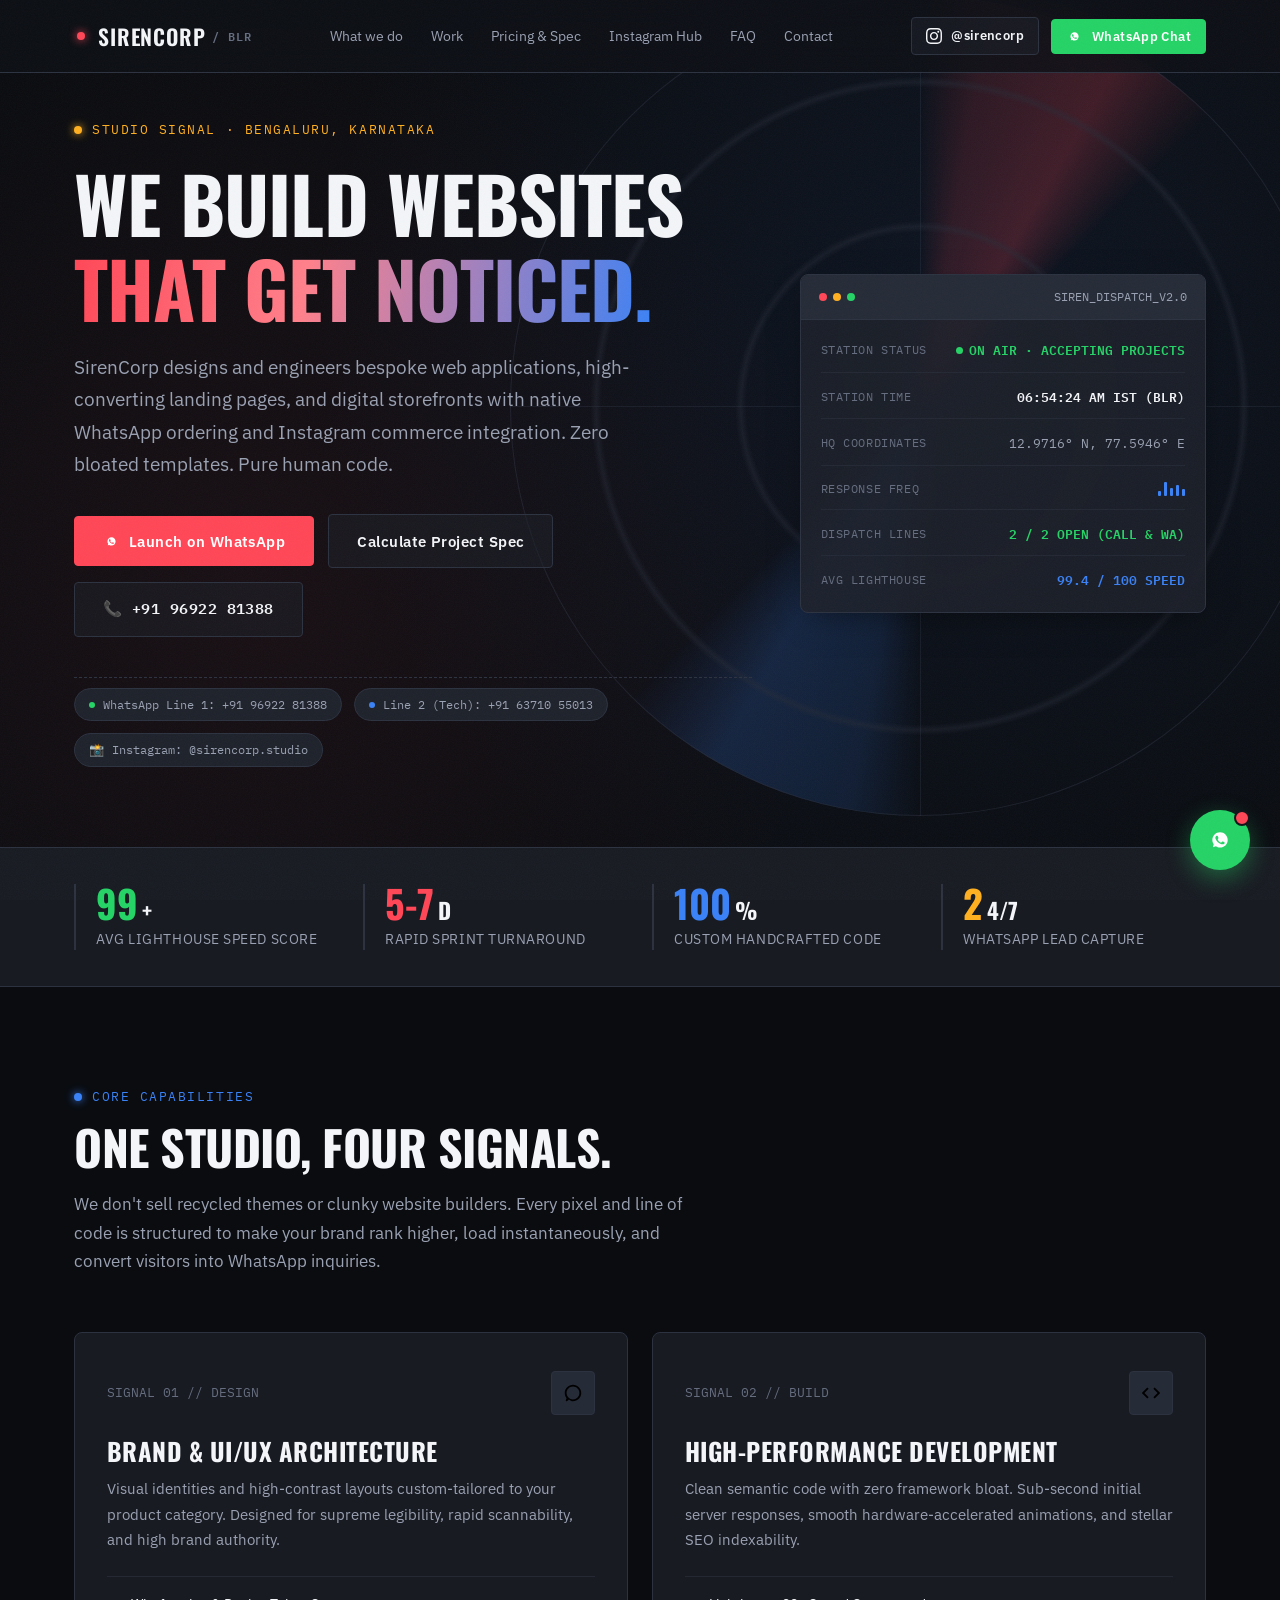
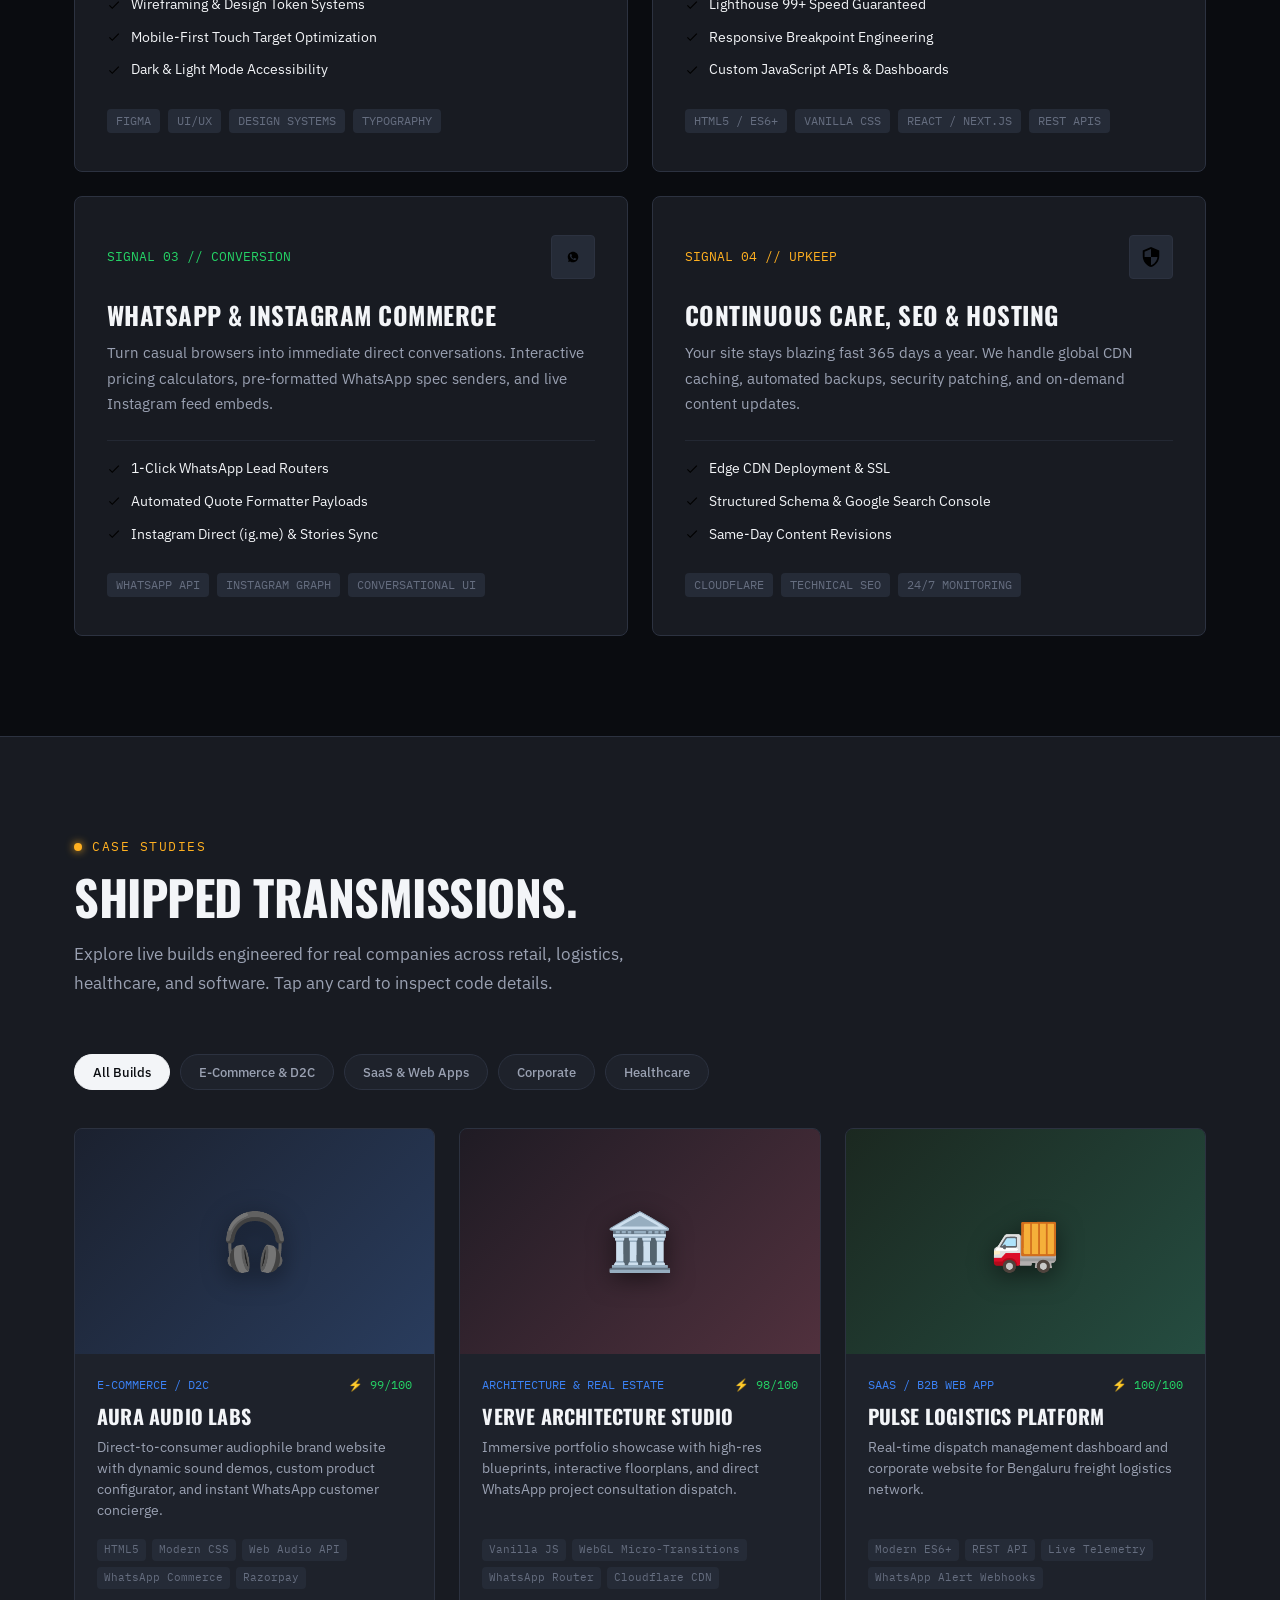
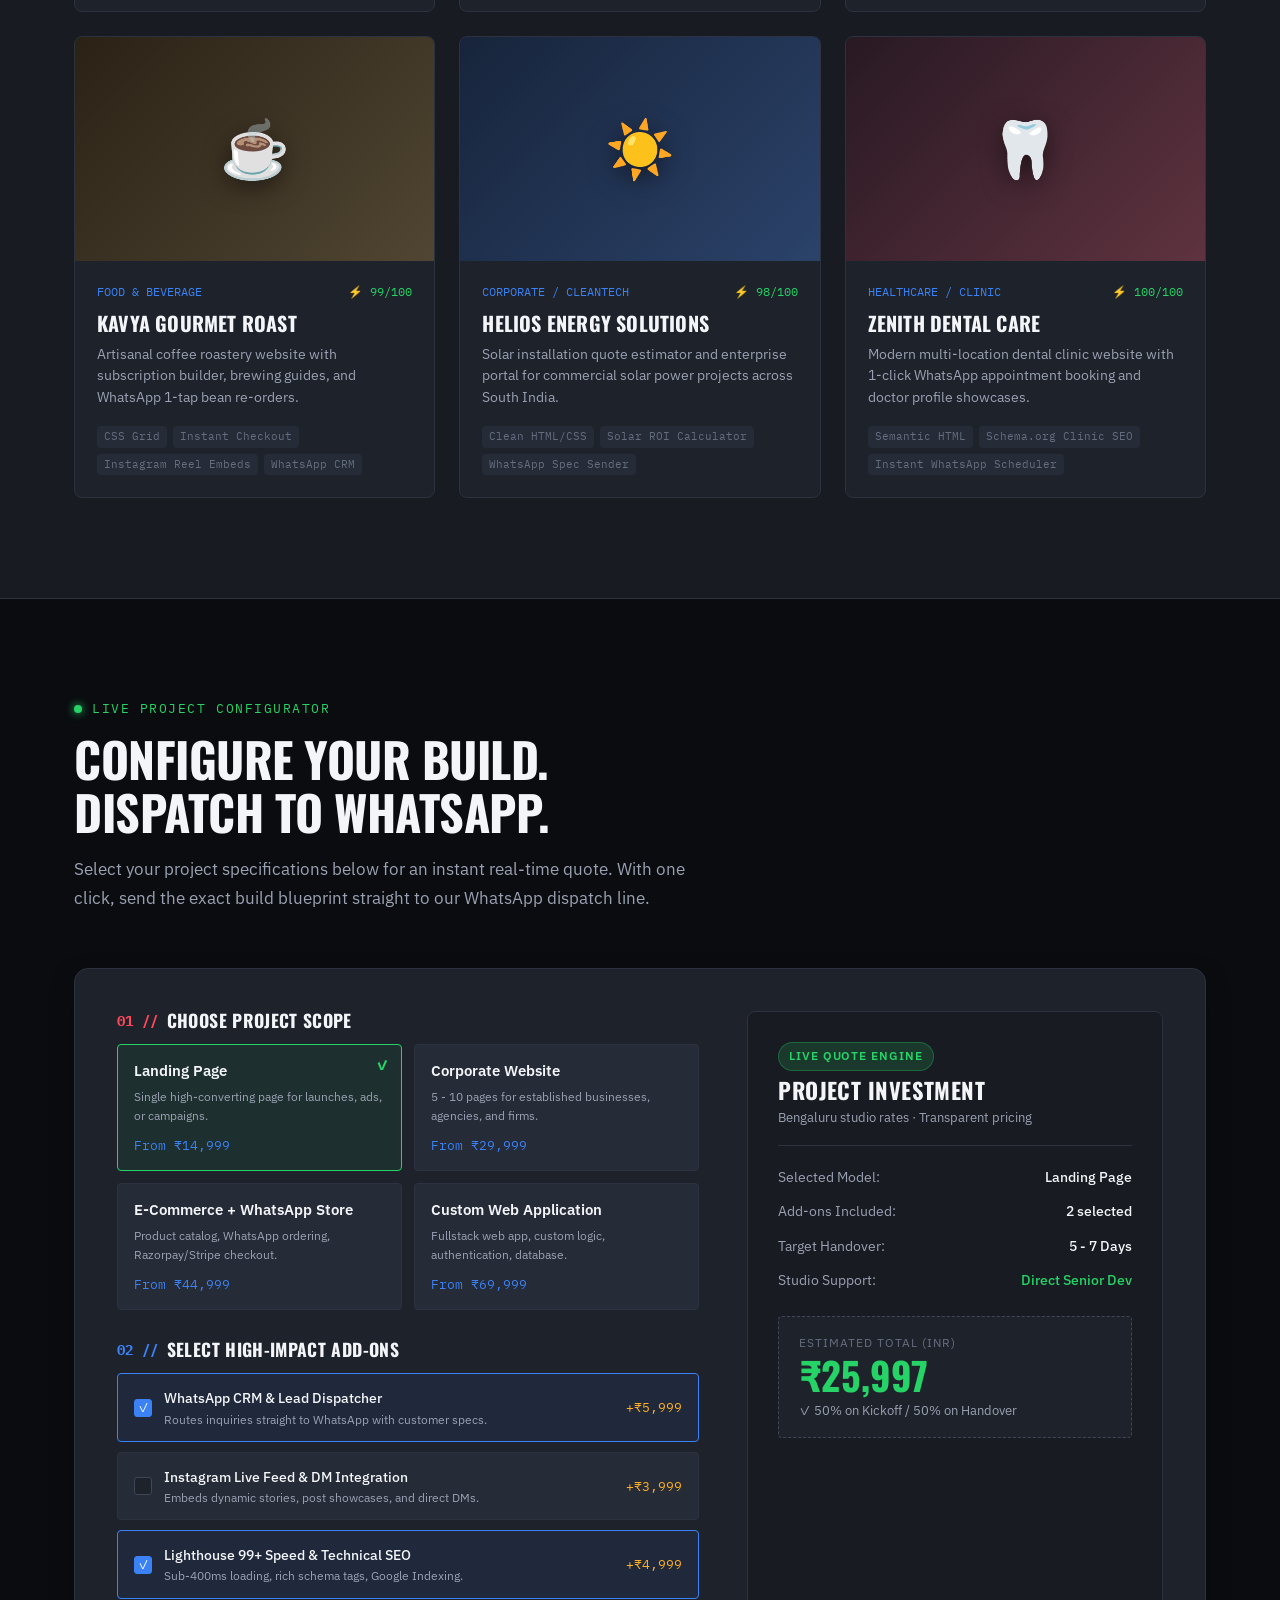
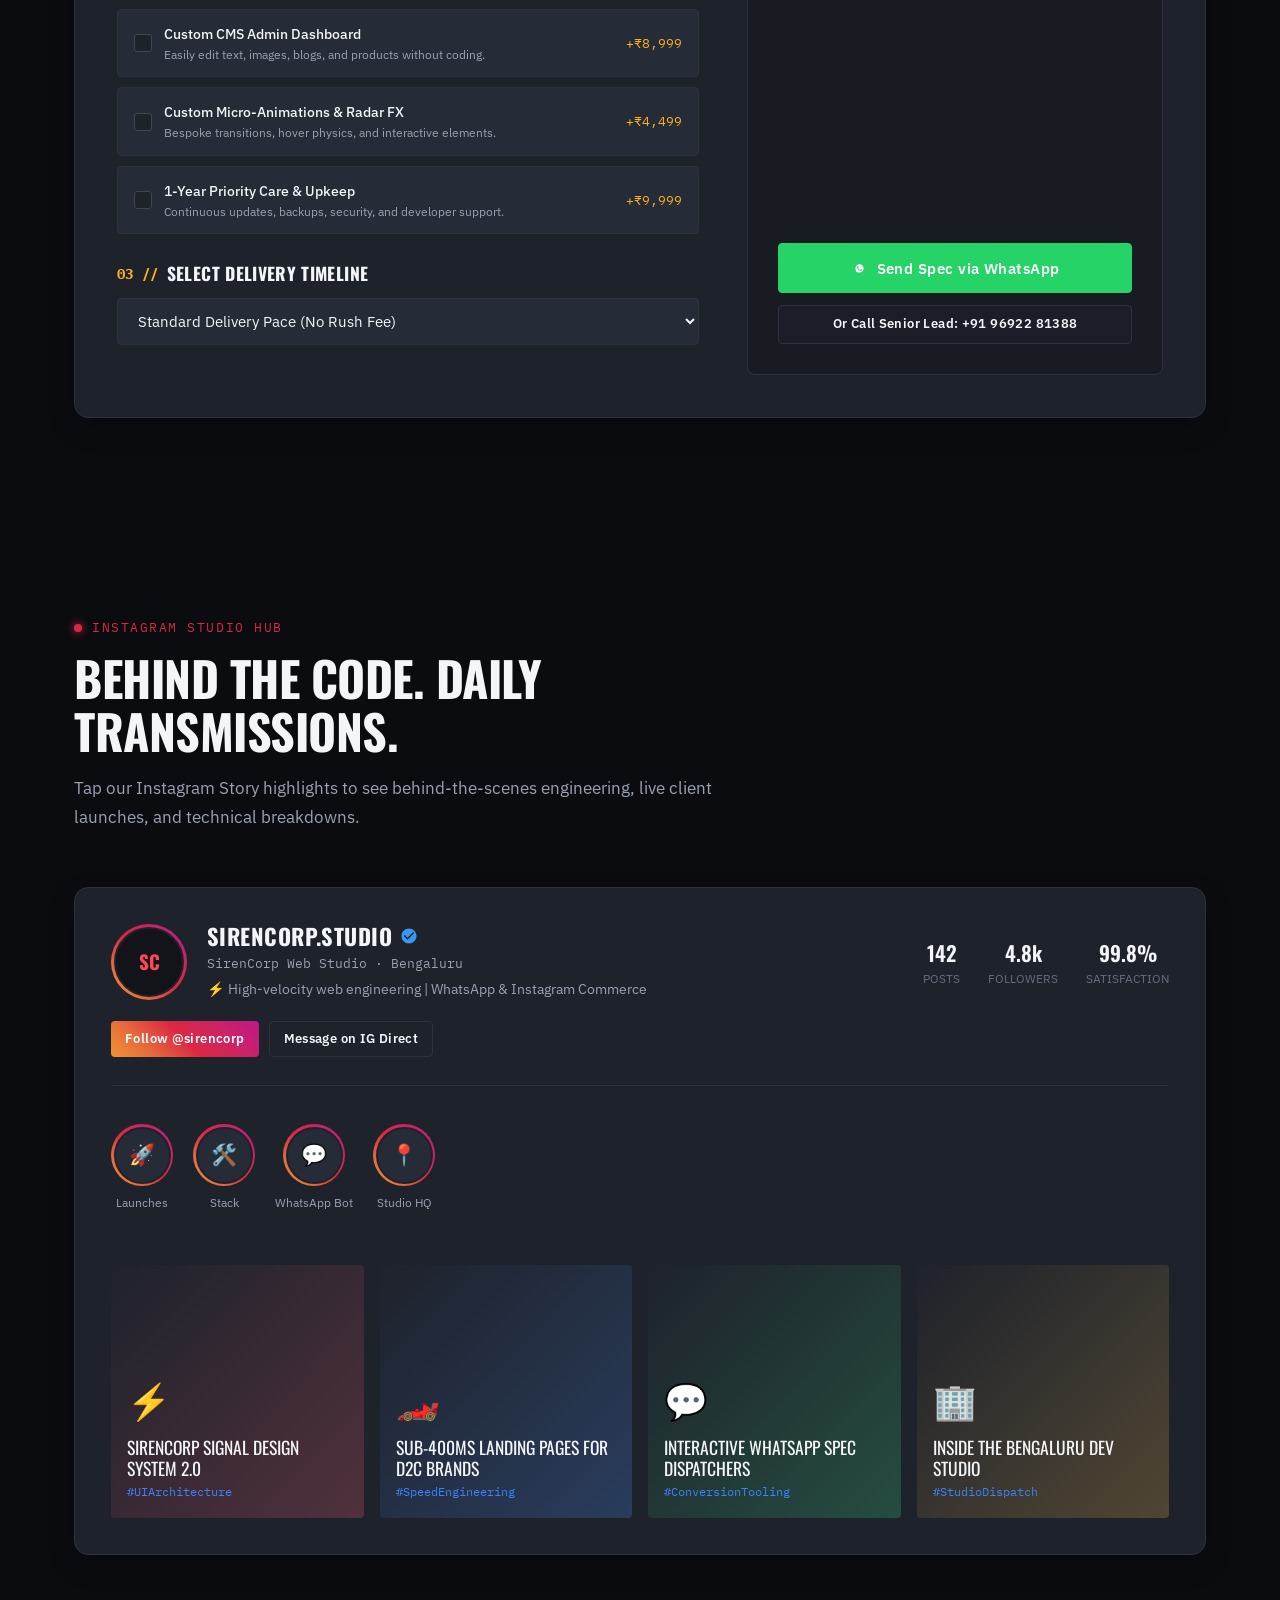
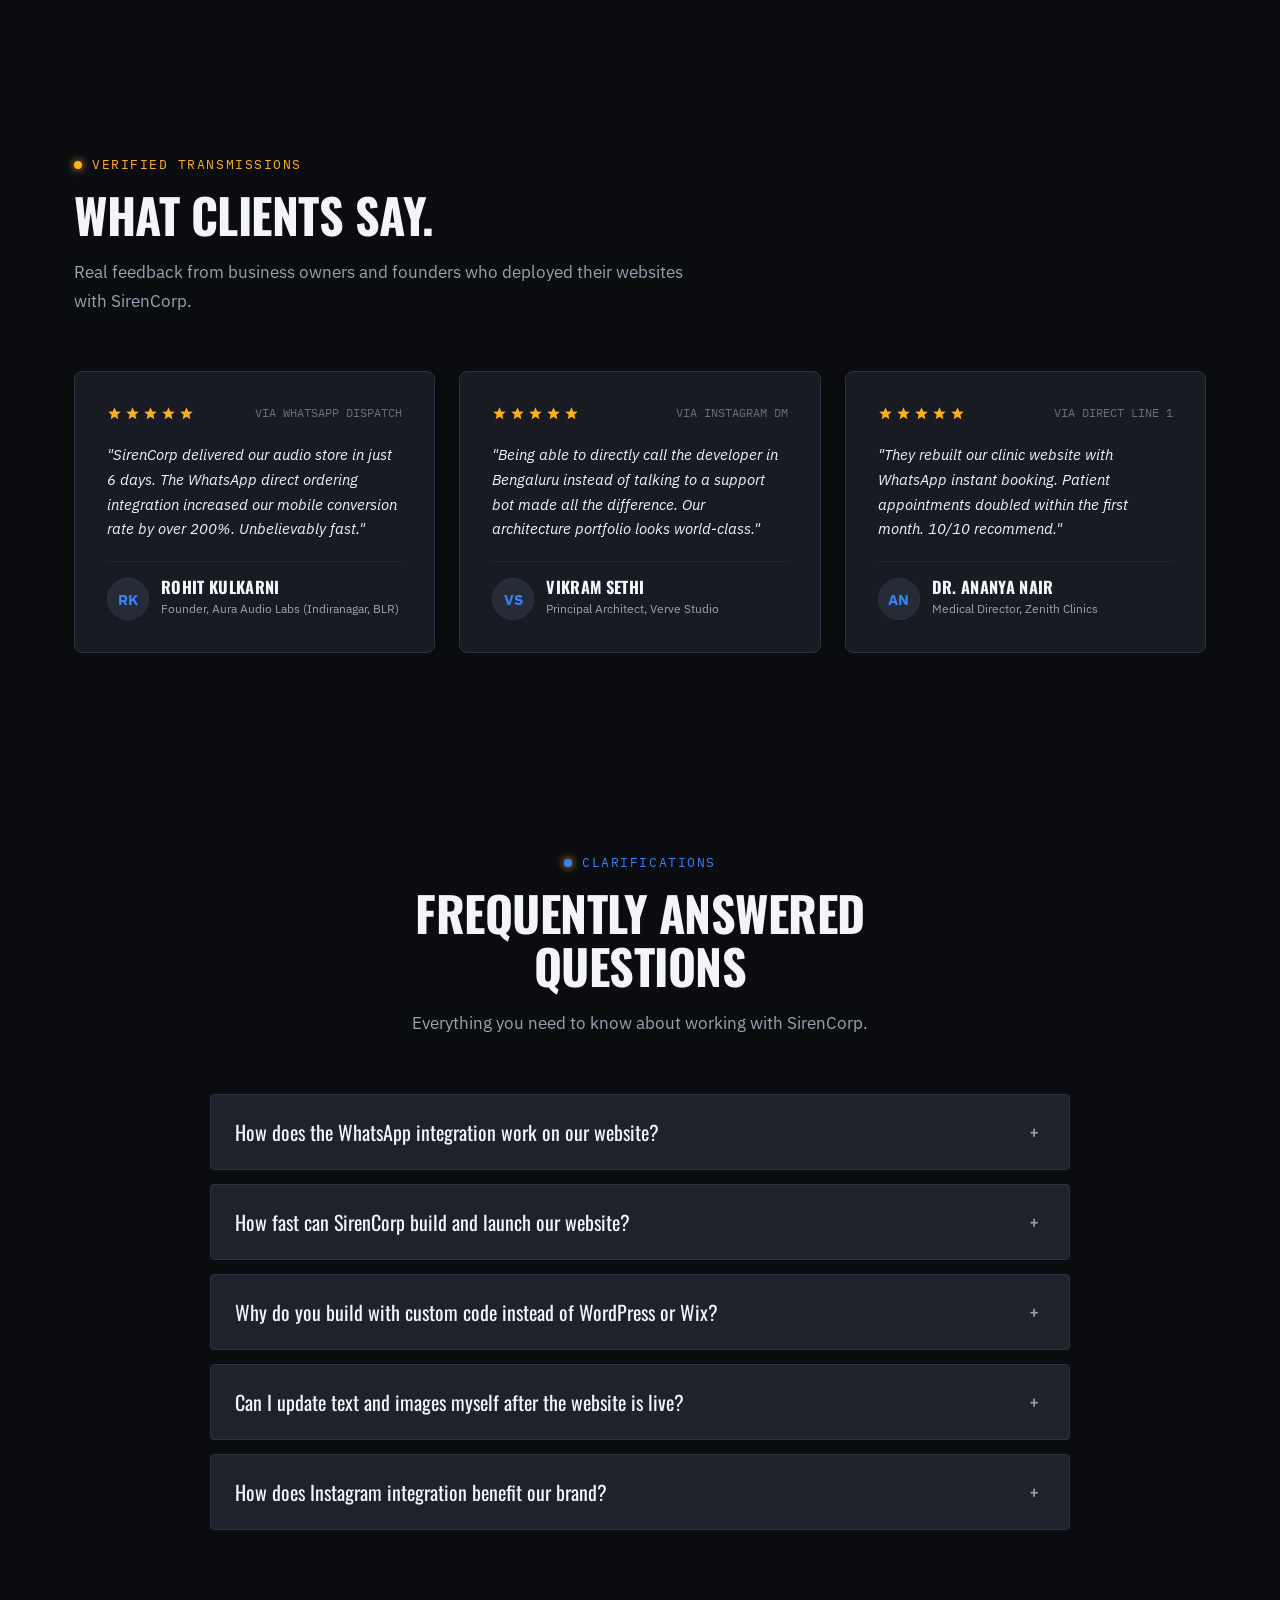
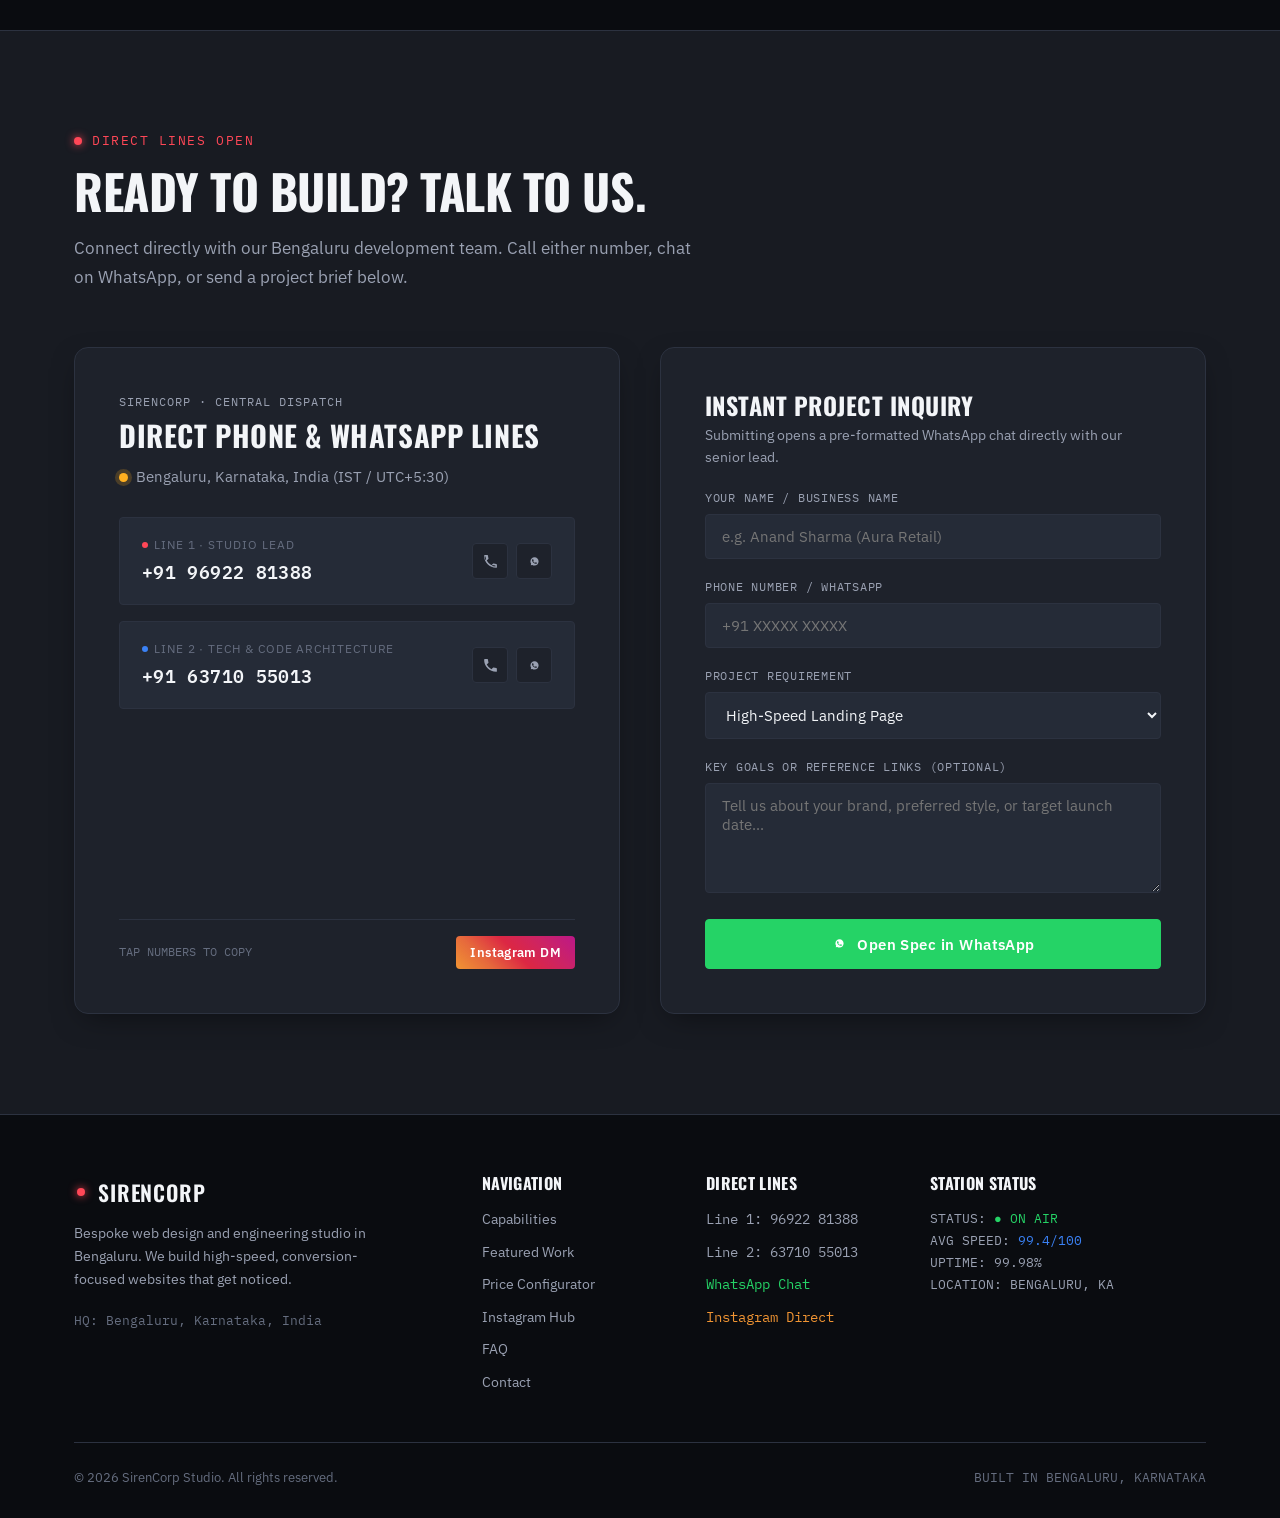
<file: sirencorp/index.html>
<!DOCTYPE html>
<html lang="en">
<head>
  <meta charset="UTF-8">
  <meta name="viewport" content="width=device-width, initial-scale=1.0">
  <title>SirenCorp — High-Performance Web Design &amp; Development | Bengaluru</title>
  <meta name="description" content="SirenCorp designs and builds high-speed, conversion-focused websites and web apps with native WhatsApp ordering and Instagram integration. Based in Bengaluru, Karnataka.">
  <meta name="keywords" content="Web development Bengaluru, website designer Bangalore, WhatsApp website integration, Instagram shop developer, high speed websites India">
  <meta property="og:title" content="SirenCorp — We Build Websites That Get Noticed">
  <meta property="og:description" content="Custom-coded websites, high-conversion landing pages, and web apps with WhatsApp and Instagram integration. Bengaluru, Karnataka.">
  <meta property="og:type" content="website">

  <!-- Google Fonts Preconnect -->
  <link rel="preconnect" href="https://fonts.googleapis.com">
  <link rel="preconnect" href="https://fonts.gstatic.com" crossorigin>
  <link href="https://fonts.googleapis.com/css2?family=IBM+Plex+Mono:wght@400;500;600;700&family=IBM+Plex+Sans:wght@400;500;600;700&family=Oswald:wght@500;600;700&display=swap" rel="stylesheet">

  <!-- Main Stylesheet -->
  <link rel="stylesheet" href="styles.css">
</head>
<body>

  <!-- =========================================================================
       HEADER & NAVIGATION
       ========================================================================= -->
  <header>
    <nav class="wrap">
      <a href="#top" class="logo">
        <div class="logo-radar">
          <span class="logo-mark"></span>
        </div>
        SIRENCORP
        <span class="logo-sub mono">/ BLR</span>
      </a>

      <ul class="nav-links">
        <li><a href="#services">What we do</a></li>
        <li><a href="#work">Work</a></li>
        <li><a href="#calculator">Pricing &amp; Spec</a></li>
        <li><a href="#instagram">Instagram Hub</a></li>
        <li><a href="#faq">FAQ</a></li>
        <li><a href="#contact">Contact</a></li>
      </ul>

      <div class="nav-cta">
        <a href="https://instagram.com" target="_blank" rel="noopener noreferrer" class="btn btn-ghost btn-sm" aria-label="Instagram">
          <svg viewBox="0 0 24 24" style="width:16px;height:16px;"><path d="M12 2.163c3.204 0 3.584.012 4.85.07 3.252.148 4.771 1.691 4.919 4.919.058 1.265.069 1.645.069 4.849 0 3.205-.012 3.584-.069 4.849-.149 3.225-1.664 4.771-4.919 4.919-1.266.058-1.644.07-4.85.07-3.204 0-3.584-.012-4.849-.07-3.26-.149-4.771-1.699-4.919-4.92-.058-1.265-.07-1.644-.07-4.849 0-3.204.013-3.583.07-4.849.149-3.227 1.664-4.771 4.919-4.919 1.266-.057 1.645-.069 4.849-.069zm0-2.163c-3.259 0-3.667.014-4.947.072-4.358.2-6.78 2.618-6.98 6.98-.059 1.281-.073 1.689-.073 4.948 0 3.259.014 3.668.072 4.948.2 4.358 2.618 6.78 6.98 6.98 1.281.058 1.689.072 4.948.072 3.259 0 3.668-.014 4.948-.072 4.354-.2 6.782-2.618 6.979-6.98.059-1.28.073-1.689.073-4.948 0-3.259-.014-3.667-.072-4.947-.196-4.354-2.617-6.78-6.979-6.98-1.281-.059-1.69-.073-4.949-.073zm0 5.838c-3.403 0-6.162 2.759-6.162 6.162s2.759 6.163 6.162 6.163 6.162-2.759 6.162-6.163c0-3.403-2.759-6.162-6.162-6.162zm0 10.162c-2.209 0-4-1.79-4-4 0-2.209 1.791-4 4-4s4 1.791 4 4c0 2.21-1.791 4-4 4zm6.406-11.845c-.796 0-1.441.645-1.441 1.44s.645 1.44 1.441 1.44c.795 0 1.439-.645 1.439-1.44s-.644-1.44-1.439-1.44z"/></svg>
          @sirencorp
        </a>
        <button class="btn btn-whatsapp btn-sm" data-wa-action data-wa-line="line1" data-wa-msg="Hi SirenCorp! I'd like to get a quote for a new website.">
          <svg viewBox="0 0 24 24"><path d="M12.031 6.172c-3.181 0-5.767 2.586-5.768 5.766-.001 1.298.38 2.27 1.019 3.287l-.582 2.128 2.182-.573c.978.58 1.911.928 3.145.929 3.178 0 5.767-2.587 5.768-5.766.001-3.187-2.575-5.77-5.764-5.771zm3.392 8.244c-.144.405-.837.774-1.17.824-.299.045-.677.063-1.092-.069-.252-.08-.575-.187-.988-.365-1.739-.751-2.874-2.502-2.961-2.617-.087-.116-.708-.94-.708-1.793s.448-1.273.607-1.446c.159-.173.346-.217.462-.217l.332.007c.101.005.234-.039.366.279.144.347.491 1.2.534 1.288.043.088.072.191.014.307-.058.116-.087.188-.173.289l-.26.302c-.087.088-.178.183-.077.357.101.174.45 1.025.965 1.485.663.592 1.222.775 1.396.862.174.087.275.072.376-.044.101-.116.433-.506.549-.68.116-.173.231-.145.39-.087s1.011.477 1.184.564.289.13.332.202c.043.073.043.419-.101.824z"/></svg>
          WhatsApp Chat
        </button>
        <button class="menu-toggle" id="menuToggle" aria-label="Toggle Navigation Menu">
          <span></span><span></span><span></span>
        </button>
      </div>
    </nav>
  </header>

  <!-- Mobile Nav Drawer -->
  <div class="mobile-nav-drawer" id="mobileNavDrawer">
    <a href="#services">What we do</a>
    <a href="#work">Work &amp; Portfolio</a>
    <a href="#calculator">Interactive Spec &amp; Pricing</a>
    <a href="#instagram">Instagram Live Hub</a>
    <a href="#faq">Frequently Asked Questions</a>
    <a href="#contact">Direct Dispatch &amp; Contact</a>
    <div class="mobile-nav-socials">
      <button class="btn btn-whatsapp btn-sm" style="flex:1;" data-wa-action data-wa-line="line1">
        WhatsApp Line 1
      </button>
      <button class="btn btn-insta btn-sm" style="flex:1;" data-insta-dm>
        Instagram DM
      </button>
    </div>
  </div>

  <main id="top">

    <!-- =========================================================================
         HERO SECTION
         ========================================================================= -->
    <section class="hero">
      <div class="beacon" aria-hidden="true">
        <div class="beacon-sweep"></div>
        <div class="beacon-grid"></div>
        <div class="beacon-crosshair"></div>
        <div class="beacon-crosshair v"></div>
        <div class="ring r1"></div>
        <div class="ring blue r2"></div>
        <div class="ring r3"></div>
        <div class="ring blue r4"></div>
      </div>

      <div class="wrap">
        <div class="hero-grid">
          <div class="hero-content">
            <div class="eyebrow">
              <span class="blip-dot"></span>
              Studio Signal · Bengaluru, Karnataka
            </div>
            <h1>We build websites <em>that get noticed.</em></h1>
            <p class="hero-sub">
              SirenCorp designs and engineers bespoke web applications, high-converting landing pages, and digital storefronts with native WhatsApp ordering and Instagram commerce integration. Zero bloated templates. Pure human code.
            </p>
            <div class="hero-actions">
              <button class="btn btn-primary btn-lg" data-wa-action data-wa-line="line1" data-wa-msg="Hi SirenCorp! I'd like to talk about starting a new website project.">
                <svg viewBox="0 0 24 24"><path d="M12.031 6.172c-3.181 0-5.767 2.586-5.768 5.766-.001 1.298.38 2.27 1.019 3.287l-.582 2.128 2.182-.573c.978.58 1.911.928 3.145.929 3.178 0 5.767-2.587 5.768-5.766.001-3.187-2.575-5.77-5.764-5.771zm3.392 8.244c-.144.405-.837.774-1.17.824-.299.045-.677.063-1.092-.069-.252-.08-.575-.187-.988-.365-1.739-.751-2.874-2.502-2.961-2.617-.087-.116-.708-.94-.708-1.793s.448-1.273.607-1.446c.159-.173.346-.217.462-.217l.332.007c.101.005.234-.039.366.279.144.347.491 1.2.534 1.288.043.088.072.191.014.307-.058.116-.087.188-.173.289l-.26.302c-.087.088-.178.183-.077.357.101.174.45 1.025.965 1.485.663.592 1.222.775 1.396.862.174.087.275.072.376-.044.101-.116.433-.506.549-.68.116-.173.231-.145.39-.087s1.011.477 1.184.564.289.13.332.202c.043.073.043.419-.101.824z"/></svg>
                Launch on WhatsApp
              </button>
              <a href="#calculator" class="btn btn-ghost btn-lg">
                Calculate Project Spec
              </a>
              <a href="tel:+919692281388" class="btn btn-ghost btn-lg mono">
                📞 +91 96922 81388
              </a>
            </div>

            <!-- Social pills row -->
            <div class="social-pills-row">
              <a href="https://wa.me/919692281388" target="_blank" rel="noopener noreferrer" class="social-pill wa">
                <span class="pulse-dot" style="background:#25D366;width:6px;height:6px;border-radius:50%;"></span>
                WhatsApp Line 1: +91 96922 81388
              </a>
              <a href="https://wa.me/916371055013" target="_blank" rel="noopener noreferrer" class="social-pill wa">
                <span class="pulse-dot" style="background:#3b82f6;width:6px;height:6px;border-radius:50%;"></span>
                Line 2 (Tech): +91 63710 55013
              </a>
              <a href="#instagram" class="social-pill ig">
                <span>📸</span>
                Instagram: @sirencorp.studio
              </a>
            </div>
          </div>

          <!-- Hero Telemetry Card -->
          <div class="telemetry-card">
            <div class="telemetry-header mono">
              <div class="telemetry-dots">
                <span></span><span></span><span></span>
              </div>
              <span>SIREN_DISPATCH_V2.0</span>
            </div>
            <div class="telemetry-body mono">
              <div class="telemetry-row">
                <span class="telemetry-label">STATION STATUS</span>
                <span class="status-active">
                  <span class="pulse-dot"></span> ON AIR · ACCEPTING PROJECTS
                </span>
              </div>
              <div class="telemetry-row">
                <span class="telemetry-label">STATION TIME</span>
                <span id="bengaluruClock" style="color:var(--text); font-weight:600;">--:--:-- IST</span>
              </div>
              <div class="telemetry-row">
                <span class="telemetry-label">HQ COORDINATES</span>
                <span style="color:var(--text-muted);">12.9716° N, 77.5946° E</span>
              </div>
              <div class="telemetry-row">
                <span class="telemetry-label">RESPONSE FREQ</span>
                <div class="latency-bars">
                  <span></span><span></span><span></span><span></span><span></span>
                </div>
              </div>
              <div class="telemetry-row">
                <span class="telemetry-label">DISPATCH LINES</span>
                <span style="color:var(--whatsapp); font-weight:600;">2 / 2 OPEN (CALL &amp; WA)</span>
              </div>
              <div class="telemetry-row">
                <span class="telemetry-label">AVG LIGHTHOUSE</span>
                <span style="color:var(--blue); font-weight:600;">99.4 / 100 SPEED</span>
              </div>
            </div>
          </div>
        </div>
      </div>
    </section>

    <!-- =========================================================================
         METRICS BAR SECTION
         ========================================================================= -->
    <div class="metrics-strip">
      <div class="wrap">
        <div class="metrics-grid reveal">
          <div class="metric-item">
            <div class="metric-num"><span class="accent-green">99</span><span style="font-size:1.4rem;">+</span></div>
            <div class="metric-label">Avg Lighthouse Speed Score</div>
          </div>
          <div class="metric-item">
            <div class="metric-num"><span class="accent-red">5-7</span><span style="font-size:1.4rem;">D</span></div>
            <div class="metric-label">Rapid Sprint Turnaround</div>
          </div>
          <div class="metric-item">
            <div class="metric-num"><span class="accent-blue">100</span><span style="font-size:1.4rem;">%</span></div>
            <div class="metric-label">Custom Handcrafted Code</div>
          </div>
          <div class="metric-item">
            <div class="metric-num"><span style="color:var(--amber);">2</span><span style="font-size:1.4rem;">4/7</span></div>
            <div class="metric-label">WhatsApp Lead Capture</div>
          </div>
        </div>
      </div>
    </div>

    <!-- =========================================================================
         SERVICES SECTION
         ========================================================================= -->
    <section class="services-section" id="services">
      <div class="wrap">
        <div class="section-head reveal">
          <div class="eyebrow" style="color:var(--blue);">
            <span class="blip-dot" style="background:var(--blue);box-shadow:0 0 8px var(--blue);"></span>
            Core Capabilities
          </div>
          <h2>One Studio, Four Signals.</h2>
          <p>
            We don't sell recycled themes or clunky website builders. Every pixel and line of code is structured to make your brand rank higher, load instantaneously, and convert visitors into WhatsApp inquiries.
          </p>
        </div>

        <div class="services-grid reveal">
          <!-- Service 1 -->
          <div class="service-card">
            <div>
              <div class="service-header">
                <span class="service-code mono">SIGNAL 01 // DESIGN</span>
                <div class="service-icon-box">
                  <svg viewBox="0 0 24 24"><path d="M12 3c-4.97 0-9 4.03-9 9 0 2.12.74 4.07 1.97 5.61L4.35 19.4c-.39.39-.39 1.02 0 1.41.39.39 1.02.39 1.41 0l1.79-1.79C9.17 20.25 10.54 21 12 21c4.97 0 9-4.03 9-9s-4.03-9-9-9zm0 16c-3.87 0-7-3.13-7-7s3.13-7 7-7 7 3.13 7 7-3.13 7-7 7z"/></svg>
                </div>
              </div>
              <h3>Brand &amp; UI/UX Architecture</h3>
              <p>Visual identities and high-contrast layouts custom-tailored to your product category. Designed for supreme legibility, rapid scannability, and high brand authority.</p>
              <div class="service-features">
                <div class="service-feature-item">
                  <svg viewBox="0 0 24 24"><path d="M9 16.17L4.83 12l-1.42 1.41L9 19 21 7l-1.41-1.41z"/></svg>
                  Wireframing &amp; Design Token Systems
                </div>
                <div class="service-feature-item">
                  <svg viewBox="0 0 24 24"><path d="M9 16.17L4.83 12l-1.42 1.41L9 19 21 7l-1.41-1.41z"/></svg>
                  Mobile-First Touch Target Optimization
                </div>
                <div class="service-feature-item">
                  <svg viewBox="0 0 24 24"><path d="M9 16.17L4.83 12l-1.42 1.41L9 19 21 7l-1.41-1.41z"/></svg>
                  Dark &amp; Light Mode Accessibility
                </div>
              </div>
            </div>
            <div class="service-tags">
              <span class="service-tag">FIGMA</span>
              <span class="service-tag">UI/UX</span>
              <span class="service-tag">DESIGN SYSTEMS</span>
              <span class="service-tag">TYPOGRAPHY</span>
            </div>
          </div>

          <!-- Service 2 -->
          <div class="service-card">
            <div>
              <div class="service-header">
                <span class="service-code mono">SIGNAL 02 // BUILD</span>
                <div class="service-icon-box">
                  <svg viewBox="0 0 24 24"><path d="M9.4 16.6L4.8 12l4.6-4.6L8 6l-6 6 6 6 1.4-1.4zm5.2 0l4.6-4.6-4.6-4.6L16 6l6 6-6 6-1.4-1.4z"/></svg>
                </div>
              </div>
              <h3>High-Performance Development</h3>
              <p>Clean semantic code with zero framework bloat. Sub-second initial server responses, smooth hardware-accelerated animations, and stellar SEO indexability.</p>
              <div class="service-features">
                <div class="service-feature-item">
                  <svg viewBox="0 0 24 24"><path d="M9 16.17L4.83 12l-1.42 1.41L9 19 21 7l-1.41-1.41z"/></svg>
                  Lighthouse 99+ Speed Guaranteed
                </div>
                <div class="service-feature-item">
                  <svg viewBox="0 0 24 24"><path d="M9 16.17L4.83 12l-1.42 1.41L9 19 21 7l-1.41-1.41z"/></svg>
                  Responsive Breakpoint Engineering
                </div>
                <div class="service-feature-item">
                  <svg viewBox="0 0 24 24"><path d="M9 16.17L4.83 12l-1.42 1.41L9 19 21 7l-1.41-1.41z"/></svg>
                  Custom JavaScript APIs &amp; Dashboards
                </div>
              </div>
            </div>
            <div class="service-tags">
              <span class="service-tag">HTML5 / ES6+</span>
              <span class="service-tag">VANILLA CSS</span>
              <span class="service-tag">REACT / NEXT.JS</span>
              <span class="service-tag">REST APIS</span>
            </div>
          </div>

          <!-- Service 3 -->
          <div class="service-card">
            <div>
              <div class="service-header">
                <span class="service-code mono" style="color:var(--whatsapp);">SIGNAL 03 // CONVERSION</span>
                <div class="service-icon-box" style="color:var(--whatsapp);">
                  <svg viewBox="0 0 24 24"><path d="M12.031 6.172c-3.181 0-5.767 2.586-5.768 5.766-.001 1.298.38 2.27 1.019 3.287l-.582 2.128 2.182-.573c.978.58 1.911.928 3.145.929 3.178 0 5.767-2.587 5.768-5.766.001-3.187-2.575-5.77-5.764-5.771zm3.392 8.244c-.144.405-.837.774-1.17.824-.299.045-.677.063-1.092-.069-.252-.08-.575-.187-.988-.365-1.739-.751-2.874-2.502-2.961-2.617-.087-.116-.708-.94-.708-1.793s.448-1.273.607-1.446c.159-.173.346-.217.462-.217l.332.007c.101.005.234-.039.366.279.144.347.491 1.2.534 1.288.043.088.072.191.014.307-.058.116-.087.188-.173.289l-.26.302c-.087.088-.178.183-.077.357.101.174.45 1.025.965 1.485.663.592 1.222.775 1.396.862.174.087.275.072.376-.044.101-.116.433-.506.549-.68.116-.173.231-.145.39-.087s1.011.477 1.184.564.289.13.332.202c.043.073.043.419-.101.824z"/></svg>
                </div>
              </div>
              <h3>WhatsApp &amp; Instagram Commerce</h3>
              <p>Turn casual browsers into immediate direct conversations. Interactive pricing calculators, pre-formatted WhatsApp spec senders, and live Instagram feed embeds.</p>
              <div class="service-features">
                <div class="service-feature-item">
                  <svg viewBox="0 0 24 24"><path d="M9 16.17L4.83 12l-1.42 1.41L9 19 21 7l-1.41-1.41z"/></svg>
                  1-Click WhatsApp Lead Routers
                </div>
                <div class="service-feature-item">
                  <svg viewBox="0 0 24 24"><path d="M9 16.17L4.83 12l-1.42 1.41L9 19 21 7l-1.41-1.41z"/></svg>
                  Automated Quote Formatter Payloads
                </div>
                <div class="service-feature-item">
                  <svg viewBox="0 0 24 24"><path d="M9 16.17L4.83 12l-1.42 1.41L9 19 21 7l-1.41-1.41z"/></svg>
                  Instagram Direct (ig.me) &amp; Stories Sync
                </div>
              </div>
            </div>
            <div class="service-tags">
              <span class="service-tag">WHATSAPP API</span>
              <span class="service-tag">INSTAGRAM GRAPH</span>
              <span class="service-tag">CONVERSATIONAL UI</span>
            </div>
          </div>

          <!-- Service 4 -->
          <div class="service-card">
            <div>
              <div class="service-header">
                <span class="service-code mono" style="color:var(--amber);">SIGNAL 04 // UPKEEP</span>
                <div class="service-icon-box" style="color:var(--amber);">
                  <svg viewBox="0 0 24 24"><path d="M12 1L3 5v6c0 5.55 3.84 10.74 9 12 5.16-1.26 9-6.45 9-12V5l-9-4zm0 10.99h7c-.53 4.12-3.28 7.79-7 8.94V12H5V6.3l7-3.11v8.8z"/></svg>
                </div>
              </div>
              <h3>Continuous Care, SEO &amp; Hosting</h3>
              <p>Your site stays blazing fast 365 days a year. We handle global CDN caching, automated backups, security patching, and on-demand content updates.</p>
              <div class="service-features">
                <div class="service-feature-item">
                  <svg viewBox="0 0 24 24"><path d="M9 16.17L4.83 12l-1.42 1.41L9 19 21 7l-1.41-1.41z"/></svg>
                  Edge CDN Deployment &amp; SSL
                </div>
                <div class="service-feature-item">
                  <svg viewBox="0 0 24 24"><path d="M9 16.17L4.83 12l-1.42 1.41L9 19 21 7l-1.41-1.41z"/></svg>
                  Structured Schema &amp; Google Search Console
                </div>
                <div class="service-feature-item">
                  <svg viewBox="0 0 24 24"><path d="M9 16.17L4.83 12l-1.42 1.41L9 19 21 7l-1.41-1.41z"/></svg>
                  Same-Day Content Revisions
                </div>
              </div>
            </div>
            <div class="service-tags">
              <span class="service-tag">CLOUDFLARE</span>
              <span class="service-tag">TECHNICAL SEO</span>
              <span class="service-tag">24/7 MONITORING</span>
            </div>
          </div>
        </div>
      </div>
    </section>

    <!-- =========================================================================
         PORTFOLIO & CASE STUDIES
         ========================================================================= -->
    <section class="work-section" id="work">
      <div class="wrap">
        <div class="section-head reveal">
          <div class="eyebrow">
            <span class="blip-dot"></span>
            Case Studies
          </div>
          <h2>Shipped Transmissions.</h2>
          <p>
            Explore live builds engineered for real companies across retail, logistics, healthcare, and software. Tap any card to inspect code details.
          </p>
        </div>

        <div class="portfolio-filter-bar reveal">
          <button class="filter-btn active" data-filter="all">All Builds</button>
          <button class="filter-btn" data-filter="e-commerce">E-Commerce &amp; D2C</button>
          <button class="filter-btn" data-filter="saas">SaaS &amp; Web Apps</button>
          <button class="filter-btn" data-filter="corporate">Corporate</button>
          <button class="filter-btn" data-filter="healthcare">Healthcare</button>
        </div>

        <div class="portfolio-grid reveal" id="portfolioGrid">
          <!-- Dynamically Rendered by main.js -->
        </div>
      </div>
    </section>

    <!-- =========================================================================
         INTERACTIVE WHATSAPP ESTIMATOR & PRICING
         ========================================================================= -->
    <section class="calc-section" id="calculator">
      <div class="wrap">
        <div class="section-head reveal">
          <div class="eyebrow" style="color:var(--whatsapp);">
            <span class="blip-dot" style="background:var(--whatsapp);box-shadow:0 0 8px var(--whatsapp);"></span>
            Live Project Configurator
          </div>
          <h2>Configure Your Build. Dispatch to WhatsApp.</h2>
          <p>
            Select your project specifications below for an instant real-time quote. With one click, send the exact build blueprint straight to our WhatsApp dispatch line.
          </p>
        </div>

        <div class="estimator-container reveal">
          <!-- Left: Config Options -->
          <div class="calc-builder">
            <div class="calc-step">
              <h3 class="calc-section-title">
                <span class="mono" style="color:var(--red);font-size:0.9rem;">01 //</span>
                Choose Project Scope
              </h3>
              <div class="calc-options-grid" id="calcTypesGrid">
                <!-- Injected via calculator.js -->
              </div>
            </div>

            <div class="calc-step">
              <h3 class="calc-section-title">
                <span class="mono" style="color:var(--blue);font-size:0.9rem;">02 //</span>
                Select High-Impact Add-ons
              </h3>
              <div class="calc-checkboxes" id="calcAddonsGrid">
                <!-- Injected via calculator.js -->
              </div>
            </div>

            <div class="calc-step">
              <h3 class="calc-section-title">
                <span class="mono" style="color:var(--amber);font-size:0.9rem;">03 //</span>
                Select Delivery Timeline
              </h3>
              <select class="form-select mono" id="calcUrgency" style="background:var(--surface-2);color:var(--text);">
                <option value="standard">Standard Delivery Pace (No Rush Fee)</option>
                <option value="express">Express Sprint (Guaranteed 5-7 Days Delivery) (+25%)</option>
              </select>
            </div>
          </div>

          <!-- Right: Real-time Price Summary Card -->
          <div class="calc-price-summary-card">
            <div>
              <div class="summary-header">
                <span class="badge badge-whatsapp" style="margin-bottom:8px;">Live Quote Engine</span>
                <h3>Project Investment</h3>
                <p style="font-size:0.84rem; color:var(--text-muted);">Bengaluru studio rates · Transparent pricing</p>
              </div>

              <div class="summary-items">
                <div class="summary-item">
                  <span>Selected Model:</span>
                  <span class="item-val" id="calcSummaryType">Landing Page</span>
                </div>
                <div class="summary-item">
                  <span>Add-ons Included:</span>
                  <span class="item-val" id="calcSummaryAddons">2 selected</span>
                </div>
                <div class="summary-item">
                  <span>Target Handover:</span>
                  <span class="item-val" id="calcSummaryTimeline">5 - 7 Days</span>
                </div>
                <div class="summary-item">
                  <span>Studio Support:</span>
                  <span class="item-val" style="color:var(--whatsapp);">Direct Senior Dev</span>
                </div>
              </div>

              <div class="summary-total-box">
                <div class="summary-total-label">Estimated Total (INR)</div>
                <div class="summary-total-price" id="calcSummaryTotal">₹25,997</div>
                <div class="summary-timeline">
                  <span>✓ 50% on Kickoff / 50% on Handover</span>
                </div>
              </div>
            </div>

            <div class="calc-actions">
              <button class="btn btn-whatsapp btn-lg" id="calcSendWhatsApp" style="width:100%;">
                <svg viewBox="0 0 24 24"><path d="M12.031 6.172c-3.181 0-5.767 2.586-5.768 5.766-.001 1.298.38 2.27 1.019 3.287l-.582 2.128 2.182-.573c.978.58 1.911.928 3.145.929 3.178 0 5.767-2.587 5.768-5.766.001-3.187-2.575-5.77-5.764-5.771zm3.392 8.244c-.144.405-.837.774-1.17.824-.299.045-.677.063-1.092-.069-.252-.08-.575-.187-.988-.365-1.739-.751-2.874-2.502-2.961-2.617-.087-.116-.708-.94-.708-1.793s.448-1.273.607-1.446c.159-.173.346-.217.462-.217l.332.007c.101.005.234-.039.366.279.144.347.491 1.2.534 1.288.043.088.072.191.014.307-.058.116-.087.188-.173.289l-.26.302c-.087.088-.178.183-.077.357.101.174.45 1.025.965 1.485.663.592 1.222.775 1.396.862.174.087.275.072.376-.044.101-.116.433-.506.549-.68.116-.173.231-.145.39-.087s1.011.477 1.184.564.289.13.332.202c.043.073.043.419-.101.824z"/></svg>
                Send Spec via WhatsApp
              </button>
              <a href="tel:+919692281388" class="btn btn-ghost btn-sm" style="text-align:center;">
                Or Call Senior Lead: +91 96922 81388
              </a>
            </div>
          </div>
        </div>
      </div>
    </section>

    <!-- =========================================================================
         INSTAGRAM LIVE HUB & STORIES
         ========================================================================= -->
    <section class="instagram-section" id="instagram">
      <div class="wrap">
        <div class="section-head reveal">
          <div class="eyebrow" style="color:var(--insta-3);">
            <span class="blip-dot" style="background:var(--insta-3);box-shadow:0 0 8px var(--insta-3);"></span>
            Instagram Studio Hub
          </div>
          <h2>Behind the Code. Daily Transmissions.</h2>
          <p>
            Tap our Instagram Story highlights to see behind-the-scenes engineering, live client launches, and technical breakdowns.
          </p>
        </div>

        <div class="instagram-hub-card reveal">
          <!-- Profile Banner -->
          <div class="insta-profile-header">
            <div class="insta-profile-main">
              <div class="insta-avatar-ring">
                <div class="insta-avatar">SC</div>
              </div>
              <div class="insta-profile-text">
                <h3>
                  sirencorp.studio
                  <span class="insta-verified-badge" title="Verified Studio Account">
                    <svg viewBox="0 0 24 24" style="fill:currentColor;"><path d="M12 2C6.48 2 2 6.48 2 12s4.48 10 10 10 10-4.48 10-10S17.52 2 12 2zm-2 15l-5-5 1.41-1.41L10 14.17l7.59-7.59L19 8l-9 9z"/></svg>
                  </span>
                </h3>
                <div class="insta-handle">SirenCorp Web Studio · Bengaluru</div>
                <p class="insta-bio">⚡ High-velocity web engineering | WhatsApp &amp; Instagram Commerce</p>
              </div>
            </div>

            <div class="insta-stats-group">
              <div class="insta-stat">
                <span class="insta-stat-num">142</span>
                <span class="insta-stat-label">Posts</span>
              </div>
              <div class="insta-stat">
                <span class="insta-stat-num">4.8k</span>
                <span class="insta-stat-label">Followers</span>
              </div>
              <div class="insta-stat">
                <span class="insta-stat-num">99.8%</span>
                <span class="insta-stat-label">Satisfaction</span>
              </div>
            </div>

            <div style="display:flex; gap:10px;">
              <a href="https://instagram.com" target="_blank" rel="noopener noreferrer" class="btn btn-insta btn-sm">
                Follow @sirencorp
              </a>
              <button class="btn btn-ghost btn-sm" data-insta-dm>
                Message on IG Direct
              </button>
            </div>
          </div>

          <!-- Story Highlights Bar -->
          <div class="insta-stories-bar" id="instaStoriesBar">
            <!-- Injected via instagram.js -->
          </div>

          <!-- Grid Showcase -->
          <div class="insta-grid" id="instaGrid">
            <!-- Injected via instagram.js -->
          </div>
        </div>
      </div>
    </section>

    <!-- =========================================================================
         CLIENT REVIEWS / TRANSMISSION LOGS
         ========================================================================= -->
    <section class="reviews-section">
      <div class="wrap">
        <div class="section-head reveal">
          <div class="eyebrow" style="color:var(--amber);">
            <span class="blip-dot"></span>
            Verified Transmissions
          </div>
          <h2>What Clients Say.</h2>
          <p>Real feedback from business owners and founders who deployed their websites with SirenCorp.</p>
        </div>

        <div class="reviews-grid reveal">
          <div class="review-card">
            <div class="review-meta">
              <div class="review-stars">
                <svg viewBox="0 0 24 24"><path d="M12 17.27L18.18 21l-1.64-7.03L22 9.24l-7.19-.61L12 2 9.19 8.63 2 9.24l5.46 4.73L5.82 21z"/></svg>
                <svg viewBox="0 0 24 24"><path d="M12 17.27L18.18 21l-1.64-7.03L22 9.24l-7.19-.61L12 2 9.19 8.63 2 9.24l5.46 4.73L5.82 21z"/></svg>
                <svg viewBox="0 0 24 24"><path d="M12 17.27L18.18 21l-1.64-7.03L22 9.24l-7.19-.61L12 2 9.19 8.63 2 9.24l5.46 4.73L5.82 21z"/></svg>
                <svg viewBox="0 0 24 24"><path d="M12 17.27L18.18 21l-1.64-7.03L22 9.24l-7.19-.61L12 2 9.19 8.63 2 9.24l5.46 4.73L5.82 21z"/></svg>
                <svg viewBox="0 0 24 24"><path d="M12 17.27L18.18 21l-1.64-7.03L22 9.24l-7.19-.61L12 2 9.19 8.63 2 9.24l5.46 4.73L5.82 21z"/></svg>
              </div>
              <span class="review-channel">VIA WHATSAPP DISPATCH</span>
            </div>
            <p class="review-quote">
              "SirenCorp delivered our audio store in just 6 days. The WhatsApp direct ordering integration increased our mobile conversion rate by over 200%. Unbelievably fast."
            </p>
            <div class="reviewer-profile">
              <div class="reviewer-avatar">RK</div>
              <div class="reviewer-details">
                <h4>Rohit Kulkarni</h4>
                <p>Founder, Aura Audio Labs (Indiranagar, BLR)</p>
              </div>
            </div>
          </div>

          <div class="review-card">
            <div class="review-meta">
              <div class="review-stars">
                <svg viewBox="0 0 24 24"><path d="M12 17.27L18.18 21l-1.64-7.03L22 9.24l-7.19-.61L12 2 9.19 8.63 2 9.24l5.46 4.73L5.82 21z"/></svg>
                <svg viewBox="0 0 24 24"><path d="M12 17.27L18.18 21l-1.64-7.03L22 9.24l-7.19-.61L12 2 9.19 8.63 2 9.24l5.46 4.73L5.82 21z"/></svg>
                <svg viewBox="0 0 24 24"><path d="M12 17.27L18.18 21l-1.64-7.03L22 9.24l-7.19-.61L12 2 9.19 8.63 2 9.24l5.46 4.73L5.82 21z"/></svg>
                <svg viewBox="0 0 24 24"><path d="M12 17.27L18.18 21l-1.64-7.03L22 9.24l-7.19-.61L12 2 9.19 8.63 2 9.24l5.46 4.73L5.82 21z"/></svg>
                <svg viewBox="0 0 24 24"><path d="M12 17.27L18.18 21l-1.64-7.03L22 9.24l-7.19-.61L12 2 9.19 8.63 2 9.24l5.46 4.73L5.82 21z"/></svg>
              </div>
              <span class="review-channel">VIA INSTAGRAM DM</span>
            </div>
            <p class="review-quote">
              "Being able to directly call the developer in Bengaluru instead of talking to a support bot made all the difference. Our architecture portfolio looks world-class."
            </p>
            <div class="reviewer-profile">
              <div class="reviewer-avatar">VS</div>
              <div class="reviewer-details">
                <h4>Vikram Sethi</h4>
                <p>Principal Architect, Verve Studio</p>
              </div>
            </div>
          </div>

          <div class="review-card">
            <div class="review-meta">
              <div class="review-stars">
                <svg viewBox="0 0 24 24"><path d="M12 17.27L18.18 21l-1.64-7.03L22 9.24l-7.19-.61L12 2 9.19 8.63 2 9.24l5.46 4.73L5.82 21z"/></svg>
                <svg viewBox="0 0 24 24"><path d="M12 17.27L18.18 21l-1.64-7.03L22 9.24l-7.19-.61L12 2 9.19 8.63 2 9.24l5.46 4.73L5.82 21z"/></svg>
                <svg viewBox="0 0 24 24"><path d="M12 17.27L18.18 21l-1.64-7.03L22 9.24l-7.19-.61L12 2 9.19 8.63 2 9.24l5.46 4.73L5.82 21z"/></svg>
                <svg viewBox="0 0 24 24"><path d="M12 17.27L18.18 21l-1.64-7.03L22 9.24l-7.19-.61L12 2 9.19 8.63 2 9.24l5.46 4.73L5.82 21z"/></svg>
                <svg viewBox="0 0 24 24"><path d="M12 17.27L18.18 21l-1.64-7.03L22 9.24l-7.19-.61L12 2 9.19 8.63 2 9.24l5.46 4.73L5.82 21z"/></svg>
              </div>
              <span class="review-channel">VIA DIRECT LINE 1</span>
            </div>
            <p class="review-quote">
              "They rebuilt our clinic website with WhatsApp instant booking. Patient appointments doubled within the first month. 10/10 recommend."
            </p>
            <div class="reviewer-profile">
              <div class="reviewer-avatar">AN</div>
              <div class="reviewer-details">
                <h4>Dr. Ananya Nair</h4>
                <p>Medical Director, Zenith Clinics</p>
              </div>
            </div>
          </div>
        </div>
      </div>
    </section>

    <!-- =========================================================================
         FAQ SECTION (ACCORDION)
         ========================================================================= -->
    <section class="faq-section" id="faq">
      <div class="wrap">
        <div class="section-head reveal" style="text-align:center; margin-left:auto; margin-right:auto;">
          <div class="eyebrow" style="justify-content:center; color:var(--blue);">
            <span class="blip-dot" style="background:var(--blue);"></span>
            Clarifications
          </div>
          <h2>Frequently Answered Questions</h2>
          <p>Everything you need to know about working with SirenCorp.</p>
        </div>

        <div class="faq-list reveal">
          <div class="faq-item">
            <button class="faq-question">
              How does the WhatsApp integration work on our website?
              <span class="faq-icon">+</span>
            </button>
            <div class="faq-answer">
              We engineer custom WhatsApp routing directly into your website. When visitors click product buttons or complete inquiries, it generates pre-formatted, structured message payloads directly into your business WhatsApp inbox. You receive the exact customer specification with zero manual data entry.
            </div>
          </div>

          <div class="faq-item">
            <button class="faq-question">
              How fast can SirenCorp build and launch our website?
              <span class="faq-icon">+</span>
            </button>
            <div class="faq-answer">
              Our standard turnaround is 10 to 14 business days for multi-page websites. If you have an urgent product launch or marketing campaign, our Express Sprint option delivers a fully customized, high-converting landing page within 5 to 7 days.
            </div>
          </div>

          <div class="faq-item">
            <button class="faq-question">
              Why do you build with custom code instead of WordPress or Wix?
              <span class="faq-icon">+</span>
            </button>
            <div class="faq-answer">
              Website builders inject hundreds of redundant scripts and bloated CSS that slow down mobile loading times. By writing clean, semantic HTML5, CSS3, and modern JavaScript, your site achieves sub-400ms loading speeds, higher Google SEO rankings, and zero vulnerability to third-party plugin security breaches.
            </div>
          </div>

          <div class="faq-item">
            <button class="faq-question">
              Can I update text and images myself after the website is live?
              <span class="faq-icon">+</span>
            </button>
            <div class="faq-answer">
              Yes! We can integrate an intuitive headless CMS or admin dashboard where you can easily update products, blog posts, pricing, and banners without touching code. We also offer monthly care plans where we make changes for you within 24 hours.
            </div>
          </div>

          <div class="faq-item">
            <button class="faq-question">
              How does Instagram integration benefit our brand?
              <span class="faq-icon">+</span>
            </button>
            <div class="faq-answer">
              We embed live Instagram Stories, Reels, and direct Instagram DM triggers (`ig.me`) that connect your social media followers to your website and vice-versa, creating a seamless omni-channel sales pipeline.
            </div>
          </div>
        </div>
      </div>
    </section>

    <!-- =========================================================================
         CONTACT / MISSION DISPATCH CENTER
         ========================================================================= -->
    <section class="contact-section" id="contact">
      <div class="wrap">
        <div class="section-head reveal">
          <div class="eyebrow" style="color:var(--red);">
            <span class="blip-dot" style="background:var(--red);box-shadow:0 0 8px var(--red);"></span>
            Direct Lines Open
          </div>
          <h2>Ready to Build? Talk to Us.</h2>
          <p>
            Connect directly with our Bengaluru development team. Call either number, chat on WhatsApp, or send a project brief below.
          </p>
        </div>

        <div class="dispatch-grid reveal">
          <!-- Dispatch Card -->
          <div class="dispatch-card">
            <div>
              <div class="dispatch-header">
                <span class="tag">SIRENCORP · CENTRAL DISPATCH</span>
                <h3>Direct Phone &amp; WhatsApp Lines</h3>
                <div class="location-badge">
                  <span class="blip"></span>
                  Bengaluru, Karnataka, India (IST / UTC+5:30)
                </div>
              </div>

              <div class="call-lines-stack">
                <!-- Line 1 -->
                <div class="call-card-item" data-num="+919692281388" data-display="+91 96922 81388">
                  <div class="call-num-group">
                    <span class="call-label"><span class="signal-dot"></span>LINE 1 · STUDIO LEAD</span>
                    <span class="call-number">+91 96922 81388</span>
                  </div>
                  <div class="call-item-actions">
                    <a href="tel:+919692281388" class="action-icon-btn" title="Call Line 1">
                      <svg viewBox="0 0 24 24"><path d="M20.01 15.38c-1.23 0-2.42-.2-3.53-.56a.977.977 0 00-1.01.24l-2.2 2.2a15.053 15.053 0 01-6.59-6.59l2.2-2.21a.96.96 0 00.25-1.01A11.36 11.36 0 018.5 3.99c0-.55-.45-1-1-1H4c-.55 0-1 .45-1 1 0 9.39 7.61 17 17 17 .55 0 1-.45 1-1v-3.5c0-.55-.45-1-1-1zM5.03 5c.09 1.32.35 2.59.75 3.8l-1.2 1.2c-.41-1.57-.67-3.23-.73-4.99l1.18-.01zM19 18.97c-1.76-.06-3.42-.32-4.99-.73l1.2-1.2c1.21.4 2.48.66 3.8.75v1.18z"/></svg>
                    </a>
                    <button class="action-icon-btn wa-btn" data-wa-action data-wa-line="line1" title="WhatsApp Line 1">
                      <svg viewBox="0 0 24 24"><path d="M12.031 6.172c-3.181 0-5.767 2.586-5.768 5.766-.001 1.298.38 2.27 1.019 3.287l-.582 2.128 2.182-.573c.978.58 1.911.928 3.145.929 3.178 0 5.767-2.587 5.768-5.766.001-3.187-2.575-5.77-5.764-5.771zm3.392 8.244c-.144.405-.837.774-1.17.824-.299.045-.677.063-1.092-.069-.252-.08-.575-.187-.988-.365-1.739-.751-2.874-2.502-2.961-2.617-.087-.116-.708-.94-.708-1.793s.448-1.273.607-1.446c.159-.173.346-.217.462-.217l.332.007c.101.005.234-.039.366.279.144.347.491 1.2.534 1.288.043.088.072.191.014.307-.058.116-.087.188-.173.289l-.26.302c-.087.088-.178.183-.077.357.101.174.45 1.025.965 1.485.663.592 1.222.775 1.396.862.174.087.275.072.376-.044.101-.116.433-.506.549-.68.116-.173.231-.145.39-.087s1.011.477 1.184.564.289.13.332.202c.043.073.043.419-.101.824z"/></svg>
                    </button>
                  </div>
                </div>

                <!-- Line 2 -->
                <div class="call-card-item" data-num="+916371055013" data-display="+91 63710 55013">
                  <div class="call-num-group">
                    <span class="call-label"><span class="signal-dot"></span>LINE 2 · TECH &amp; CODE ARCHITECTURE</span>
                    <span class="call-number">+91 63710 55013</span>
                  </div>
                  <div class="call-item-actions">
                    <a href="tel:+916371055013" class="action-icon-btn" title="Call Line 2">
                      <svg viewBox="0 0 24 24"><path d="M20.01 15.38c-1.23 0-2.42-.2-3.53-.56a.977.977 0 00-1.01.24l-2.2 2.2a15.053 15.053 0 01-6.59-6.59l2.2-2.21a.96.96 0 00.25-1.01A11.36 11.36 0 018.5 3.99c0-.55-.45-1-1-1H4c-.55 0-1 .45-1 1 0 9.39 7.61 17 17 17 .55 0 1-.45 1-1v-3.5c0-.55-.45-1-1-1z"/></svg>
                    </a>
                    <button class="action-icon-btn wa-btn" data-wa-action data-wa-line="line2" title="WhatsApp Line 2">
                      <svg viewBox="0 0 24 24"><path d="M12.031 6.172c-3.181 0-5.767 2.586-5.768 5.766-.001 1.298.38 2.27 1.019 3.287l-.582 2.128 2.182-.573c.978.58 1.911.928 3.145.929 3.178 0 5.767-2.587 5.768-5.766.001-3.187-2.575-5.77-5.764-5.771zm3.392 8.244c-.144.405-.837.774-1.17.824-.299.045-.677.063-1.092-.069-.252-.08-.575-.187-.988-.365-1.739-.751-2.874-2.502-2.961-2.617-.087-.116-.708-.94-.708-1.793s.448-1.273.607-1.446c.159-.173.346-.217.462-.217l.332.007c.101.005.234-.039.366.279.144.347.491 1.2.534 1.288.043.088.072.191.014.307-.058.116-.087.188-.173.289l-.26.302c-.087.088-.178.183-.077.357.101.174.45 1.025.965 1.485.663.592 1.222.775 1.396.862.174.087.275.072.376-.044.101-.116.433-.506.549-.68.116-.173.231-.145.39-.087s1.011.477 1.184.564.289.13.332.202c.043.073.043.419-.101.824z"/></svg>
                    </button>
                  </div>
                </div>
              </div>
            </div>

            <div style="padding-top:16px; border-top:1px solid var(--line); display:flex; justify-content:space-between; align-items:center;">
              <span class="mono" style="font-size:0.78rem; color:var(--text-dim);">TAP NUMBERS TO COPY</span>
              <button class="btn btn-insta btn-sm" data-insta-dm>
                Instagram DM
              </button>
            </div>
          </div>

          <!-- Quick Inquiry Form -->
          <div class="inquiry-form-box">
            <h3 style="font-size:1.5rem; margin-bottom:6px;">Instant Project Inquiry</h3>
            <p style="font-size:0.86rem; color:var(--text-muted); margin-bottom:20px;">
              Submitting opens a pre-formatted WhatsApp chat directly with our senior lead.
            </p>

            <form id="quickInquiryForm">
              <div class="form-group">
                <label class="form-label mono" for="inqName">Your Name / Business Name</label>
                <input type="text" id="inqName" class="form-input" placeholder="e.g. Anand Sharma (Aura Retail)" required>
              </div>

              <div class="form-group">
                <label class="form-label mono" for="inqPhone">Phone Number / WhatsApp</label>
                <input type="tel" id="inqPhone" class="form-input" placeholder="+91 XXXXX XXXXX" required>
              </div>

              <div class="form-group">
                <label class="form-label mono" for="inqType">Project Requirement</label>
                <select id="inqType" class="form-select">
                  <option value="Landing Page Build">High-Speed Landing Page</option>
                  <option value="Corporate Website">Corporate Multi-Page Site</option>
                  <option value="E-Commerce + WhatsApp Store">E-Commerce + WhatsApp Catalog</option>
                  <option value="Website Redesign & Speed Optimization">Website Redesign &amp; Speed Boost</option>
                  <option value="Custom Web App">Custom Web Application</option>
                </select>
              </div>

              <div class="form-group">
                <label class="form-label mono" for="inqNotes">Key Goals or Reference Links (Optional)</label>
                <textarea id="inqNotes" class="form-textarea" placeholder="Tell us about your brand, preferred style, or target launch date..."></textarea>
              </div>

              <button type="submit" class="btn btn-whatsapp btn-lg" style="width:100%;">
                <svg viewBox="0 0 24 24"><path d="M12.031 6.172c-3.181 0-5.767 2.586-5.768 5.766-.001 1.298.38 2.27 1.019 3.287l-.582 2.128 2.182-.573c.978.58 1.911.928 3.145.929 3.178 0 5.767-2.587 5.768-5.766.001-3.187-2.575-5.77-5.764-5.771zm3.392 8.244c-.144.405-.837.774-1.17.824-.299.045-.677.063-1.092-.069-.252-.08-.575-.187-.988-.365-1.739-.751-2.874-2.502-2.961-2.617-.087-.116-.708-.94-.708-1.793s.448-1.273.607-1.446c.159-.173.346-.217.462-.217l.332.007c.101.005.234-.039.366.279.144.347.491 1.2.534 1.288.043.088.072.191.014.307-.058.116-.087.188-.173.289l-.26.302c-.087.088-.178.183-.077.357.101.174.45 1.025.965 1.485.663.592 1.222.775 1.396.862.174.087.275.072.376-.044.101-.116.433-.506.549-.68.116-.173.231-.145.39-.087s1.011.477 1.184.564.289.13.332.202c.043.073.043.419-.101.824z"/></svg>
                Open Spec in WhatsApp
              </button>
            </form>
          </div>
        </div>
      </div>
    </section>

  </main>

  <!-- =========================================================================
       FOOTER
       ========================================================================= -->
  <footer>
    <div class="wrap">
      <div class="footer-grid">
        <div class="footer-brand">
          <div class="logo" style="margin-bottom:12px;">
            <div class="logo-radar"><span class="logo-mark"></span></div>
            SIRENCORP
          </div>
          <p>
            Bespoke web design and engineering studio in Bengaluru. We build high-speed, conversion-focused websites that get noticed.
          </p>
          <div class="mono" style="font-size:0.8rem; color:var(--text-dim);">
            HQ: Bengaluru, Karnataka, India
          </div>
        </div>

        <div class="footer-col">
          <h4>Navigation</h4>
          <div class="footer-links">
            <a href="#services">Capabilities</a>
            <a href="#work">Featured Work</a>
            <a href="#calculator">Price Configurator</a>
            <a href="#instagram">Instagram Hub</a>
            <a href="#faq">FAQ</a>
            <a href="#contact">Contact</a>
          </div>
        </div>

        <div class="footer-col">
          <h4>Direct Lines</h4>
          <div class="footer-links mono">
            <a href="tel:+919692281388">Line 1: 96922 81388</a>
            <a href="tel:+916371055013">Line 2: 63710 55013</a>
            <a href="https://wa.me/919692281388" target="_blank" rel="noopener noreferrer" style="color:var(--whatsapp);">WhatsApp Chat</a>
            <a href="https://instagram.com" target="_blank" rel="noopener noreferrer" style="color:#f09433;">Instagram Direct</a>
          </div>
        </div>

        <div class="footer-col">
          <h4>Station Status</h4>
          <div class="mono" style="font-size:0.8rem; color:var(--text-muted); line-height:1.7;">
            <div>STATUS: <span style="color:var(--whatsapp);">● ON AIR</span></div>
            <div>AVG SPEED: <span style="color:var(--blue);">99.4/100</span></div>
            <div>UPTIME: 99.98%</div>
            <div>LOCATION: BENGALURU, KA</div>
          </div>
        </div>
      </div>

      <div class="footer-bottom">
        <span>© 2026 SirenCorp Studio. All rights reserved.</span>
        <span class="mono">BUILT IN BENGALURU, KARNATAKA</span>
      </div>
    </div>
  </footer>

  <!-- =========================================================================
       FLOATING WHATSAPP CHAT DISPATCH WIDGET
       ========================================================================= -->
  <div class="floating-wa-container">
    <!-- Chat Window -->
    <div class="wa-chat-window" id="waChatWindow">
      <div class="wa-chat-header">
        <div class="wa-header-info">
          <div class="wa-avatar">SC</div>
          <div class="wa-header-text">
            <h4>SirenCorp Dispatch</h4>
            <p>Lead Engineer Online · Bengaluru</p>
          </div>
        </div>
        <button class="wa-close-btn" id="waCloseBtn" aria-label="Close WhatsApp chat">&times;</button>
      </div>

      <div class="wa-chat-body">
        <div class="wa-bubble-incoming">
          👋 Hi! Welcome to SirenCorp. How can we help you build your website today? Tap a quick option or type below:
        </div>

        <div class="wa-quick-options" id="waQuickOptions">
          <!-- Injected via whatsapp.js -->
        </div>
      </div>

      <div class="wa-chat-footer">
        <input type="text" class="wa-input-box" id="waInputBox" placeholder="Type your inquiry message...">
        <button class="wa-send-btn" id="waSendBtn" aria-label="Send via WhatsApp">
          <svg viewBox="0 0 24 24"><path d="M2.01 21L23 12 2.01 3 2 10l15 2-15 2z"/></svg>
        </button>
      </div>
    </div>

    <!-- Trigger Button -->
    <button class="wa-trigger-btn" id="waTriggerBtn" aria-label="Open WhatsApp Chat">
      <span class="wa-badge-pulse"></span>
      <svg viewBox="0 0 24 24"><path d="M12.031 6.172c-3.181 0-5.767 2.586-5.768 5.766-.001 1.298.38 2.27 1.019 3.287l-.582 2.128 2.182-.573c.978.58 1.911.928 3.145.929 3.178 0 5.767-2.587 5.768-5.766.001-3.187-2.575-5.77-5.764-5.771zm3.392 8.244c-.144.405-.837.774-1.17.824-.299.045-.677.063-1.092-.069-.252-.08-.575-.187-.988-.365-1.739-.751-2.874-2.502-2.961-2.617-.087-.116-.708-.94-.708-1.793s.448-1.273.607-1.446c.159-.173.346-.217.462-.217l.332.007c.101.005.234-.039.366.279.144.347.491 1.2.534 1.288.043.088.072.191.014.307-.058.116-.087.188-.173.289l-.26.302c-.087.088-.178.183-.077.357.101.174.45 1.025.965 1.485.663.592 1.222.775 1.396.862.174.087.275.072.376-.044.101-.116.433-.506.549-.68.116-.173.231-.145.39-.087s1.011.477 1.184.564.289.13.332.202c.043.073.043.419-.101.824z"/></svg>
    </button>
  </div>

  <!-- =========================================================================
       INSTAGRAM STORY MODAL LIGHTBOX
       ========================================================================= -->
  <div class="modal-backdrop" id="storyModal">
    <div class="story-modal-container">
      <button class="modal-close-btn" aria-label="Close Story">&times;</button>
      
      <!-- Progress bar -->
      <div class="story-progress-bar">
        <div class="story-bar-segment">
          <div class="story-bar-fill" id="storyFillBar"></div>
        </div>
      </div>

      <!-- Story header -->
      <div class="story-header-bar">
        <div class="story-header-info">
          <div class="insta-avatar" style="width:28px;height:28px;font-size:0.75rem;">SC</div>
          <div>
            <div>sirencorp.studio</div>
            <div class="mono" id="storySub" style="font-size:0.68rem;opacity:0.8;">Bengaluru · Case Studies</div>
          </div>
        </div>
      </div>

      <!-- Story Body -->
      <div class="story-body-content" id="storyCardBody">
        <span class="badge badge-red" id="storyBadge" style="margin-bottom:14px;">Case Study</span>
        <h3 id="storyHeading" style="font-size:1.7rem;margin-bottom:12px;color:#fff;">Sub-Second Shipped</h3>
        <p id="storyContent" style="font-size:0.95rem;color:rgba(255,255,255,0.9);line-height:1.6;margin-bottom:18px;">
          Speed breakdown of our recent high-converting build in Bengaluru.
        </p>
        <div class="mono" id="storyStat" style="font-size:1.1rem;color:var(--whatsapp);font-weight:700;">
          99/100 Mobile Speed
        </div>
      </div>

      <!-- Story CTA -->
      <div class="story-cta-bottom">
        <button class="btn btn-insta" style="width:100%;" data-insta-dm>
          Send DM on Instagram
        </button>
      </div>
    </div>
  </div>

  <!-- =========================================================================
       PROJECT DETAILS MODAL LIGHTBOX
       ========================================================================= -->
  <div class="modal-backdrop" id="projectModal">
    <div class="modal-container" style="padding:36px;">
      <button class="modal-close-btn" aria-label="Close Modal">&times;</button>
      
      <div style="display:flex; align-items:center; gap:16px; margin-bottom:20px;">
        <span id="modalProjIcon" style="font-size:3rem;">⚡</span>
        <div>
          <h3 id="modalProjTitle" style="font-size:1.8rem; margin-bottom:4px;">Project Title</h3>
          <div class="mono" id="modalProjCategory" style="color:var(--blue); font-size:0.84rem;">Category</div>
        </div>
      </div>

      <p id="modalProjDesc" style="color:var(--text-muted); font-size:1rem; line-height:1.7; margin-bottom:20px;">
        Detailed description of the architectural decisions, conversion hooks, and performance characteristics.
      </p>

      <div class="mono" id="modalProjStats" style="background:var(--surface-2); padding:12px 16px; border-radius:var(--radius-sm); border:1px solid var(--line); color:var(--whatsapp); font-size:0.88rem; margin-bottom:22px;">
        Key Metrics
      </div>

      <div style="margin-bottom:26px;">
        <div class="mono" style="font-size:0.75rem; color:var(--text-dim); text-transform:uppercase; margin-bottom:8px;">Technologies &amp; Integrations</div>
        <div id="modalProjStack" style="display:flex; flex-wrap:wrap; gap:8px;"></div>
      </div>

      <div style="display:flex; gap:12px; flex-wrap:wrap;">
        <button class="btn btn-whatsapp" id="modalProjWaBtn" style="flex:1;">
          Inquire About Similar Build on WhatsApp
        </button>
      </div>
    </div>
  </div>

  <!-- =========================================================================
       STICKY MOBILE BOTTOM ACTION BAR
       ========================================================================= -->
  <div class="mobile-bottom-bar">
    <a href="tel:+919692281388" class="m-call">
      📞 Call
    </a>
    <button class="m-wa" data-wa-action data-wa-line="line1">
      💬 WhatsApp
    </button>
    <button class="m-insta" data-insta-dm>
      📸 Insta DM
    </button>
  </div>

  <!-- Toast Notification -->
  <div class="toast" id="toast">Copied to clipboard</div>

  <!-- Main JavaScript App Entry -->
  <script type="module" src="main.js"></script>
</body>
</html>
</file>
<file: sirencorp/styles.css>
/* ==========================================================================
   SIRENCORP — DESIGN SYSTEM & COMPONENT STYLES
   Signal / Radar Aesthetic with WhatsApp & Instagram Integrations
   ========================================================================== */

:root {
  /* Color Palette */
  --bg-deep: #0a0c10;
  --bg: #12141a;
  --bg-2: #181b22;
  --surface: #1e222b;
  --surface-2: #252b37;
  --surface-3: #2d3443;
  --line: #2c3240;
  --line-strong: #3e4658;
  
  /* Text */
  --text: #f3f5f8;
  --text-muted: #9aa1b2;
  --text-dim: #656d7f;
  
  /* Accents */
  --red: #ff4757;
  --red-hover: #ff5e6c;
  --red-dim: rgba(255, 71, 87, 0.16);
  --red-glow: rgba(255, 71, 87, 0.4);
  
  --blue: #3b82f6;
  --blue-hover: #60a5fa;
  --blue-dim: rgba(59, 130, 246, 0.16);
  --blue-glow: rgba(59, 130, 246, 0.4);
  
  --amber: #ffb020;
  --amber-dim: rgba(255, 176, 32, 0.16);
  
  /* Brand Specific Colors */
  --whatsapp: #25D366;
  --whatsapp-dark: #128C7E;
  --whatsapp-dim: rgba(37, 211, 102, 0.16);
  --whatsapp-glow: rgba(37, 211, 102, 0.35);
  
  --insta-1: #f09433;
  --insta-2: #e6683c;
  --insta-3: #dc2743;
  --insta-4: #cc2366;
  --insta-5: #bc1888;
  --insta-grad: linear-gradient(45deg, #f09433 0%, #e6683c 25%, #dc2743 50%, #cc2366 75%, #bc1888 100%);
  --insta-dim: rgba(220, 39, 67, 0.16);

  /* Dimensions & Spacing */
  --radius-sm: 4px;
  --radius-md: 8px;
  --radius-lg: 14px;
  --radius-full: 9999px;
  --wrap-max: 1180px;
  
  /* Transitions & Shadows */
  --transition-fast: 0.18s cubic-bezier(0.4, 0, 0.2, 1);
  --transition-normal: 0.28s cubic-bezier(0.4, 0, 0.2, 1);
  --transition-bounce: 0.4s cubic-bezier(0.34, 1.56, 0.64, 1);
  --shadow-card: 0 10px 30px -10px rgba(0, 0, 0, 0.5);
  --shadow-popup: 0 20px 40px -15px rgba(0, 0, 0, 0.7);
}

/* Reset & Base Setup */
*, *::before, *::after {
  margin: 0;
  padding: 0;
  box-sizing: border-box;
}

html {
  scroll-behavior: smooth;
  scroll-padding-top: 80px;
  color-scheme: dark;
}

body {
  background-color: var(--bg-deep);
  color: var(--text);
  font-family: 'IBM Plex Sans', -apple-system, BlinkMacSystemFont, "Segoe UI", Roboto, sans-serif;
  line-height: 1.6;
  overflow-x: hidden;
  position: relative;
  -webkit-font-smoothing: antialiased;
  -moz-osx-font-smoothing: grayscale;
}

/* Subtle background noise texture */
body::before {
  content: "";
  position: fixed;
  inset: 0;
  pointer-events: none;
  z-index: 9999;
  opacity: 0.035;
  background-image: url("data:image/svg+xml,%3Csvg xmlns='http://www.w3.org/2000/svg' width='160' height='160'%3E%3Cfilter id='n'%3E%3CfeTurbulence type='fractalNoise' baseFrequency='0.85' numOctaves='3' stitchTiles='stitch'/%3E%3C/filter%3E%3Crect width='100%25' height='100%25' filter='url(%23n)'/%3E%3C/svg%3E");
}

/* Typography Helpers */
.mono {
  font-family: 'IBM Plex Mono', 'JetBrains Mono', monospace;
}

h1, h2, h3, h4, .display-font {
  font-family: 'Oswald', 'IBM Plex Sans', sans-serif;
  text-transform: uppercase;
  letter-spacing: 0.02em;
  line-height: 1.1;
  color: var(--text);
}

a {
  color: inherit;
  text-decoration: none;
  transition: color var(--transition-fast);
}

button {
  font-family: inherit;
  cursor: pointer;
  border: none;
  background: none;
}

ul {
  list-style: none;
}

img {
  max-width: 100%;
  height: auto;
  display: block;
}

::selection {
  background: var(--red);
  color: #ffffff;
}

.wrap {
  width: 100%;
  max-width: var(--wrap-max);
  margin: 0 auto;
  padding: 0 24px;
}

/* --------------------------------------------------------------------------
   UI COMPONENTS & BUTTONS
   -------------------------------------------------------------------------- */

.btn {
  display: inline-flex;
  align-items: center;
  justify-content: center;
  gap: 9px;
  padding: 11px 22px;
  border-radius: var(--radius-sm);
  font-weight: 600;
  font-size: 0.88rem;
  letter-spacing: 0.03em;
  border: 1px solid var(--line);
  transition: all var(--transition-fast);
  white-space: nowrap;
  user-select: none;
}

.btn svg {
  width: 17px;
  height: 17px;
  flex-shrink: 0;
  fill: currentColor;
}

.btn-primary {
  background: var(--red);
  border-color: var(--red);
  color: #ffffff;
}

.btn-primary:hover {
  background: var(--red-hover);
  border-color: var(--red-hover);
  box-shadow: 0 0 16px var(--red-glow);
  transform: translateY(-1px);
}

.btn-ghost {
  color: var(--text);
  background: rgba(30, 34, 43, 0.5);
  border-color: var(--line);
}

.btn-ghost:hover {
  background: var(--surface);
  border-color: var(--text-muted);
}

.btn-whatsapp {
  background: var(--whatsapp);
  border-color: var(--whatsapp);
  color: #ffffff;
  font-weight: 600;
}

.btn-whatsapp:hover {
  background: #2fe471;
  box-shadow: 0 0 16px var(--whatsapp-glow);
  transform: translateY(-1px);
}

.btn-insta {
  background: var(--insta-grad);
  border: none;
  color: #ffffff;
  position: relative;
  overflow: hidden;
}

.btn-insta:hover {
  filter: brightness(1.12);
  box-shadow: 0 0 18px rgba(220, 39, 67, 0.4);
  transform: translateY(-1px);
}

.btn-sm {
  padding: 8px 14px;
  font-size: 0.8rem;
}

.btn-lg {
  padding: 14px 28px;
  font-size: 0.96rem;
}

.badge {
  display: inline-flex;
  align-items: center;
  gap: 6px;
  padding: 4px 10px;
  border-radius: var(--radius-full);
  font-size: 0.72rem;
  font-weight: 600;
  text-transform: uppercase;
  letter-spacing: 0.08em;
}

.badge-red {
  background: var(--red-dim);
  color: var(--red);
  border: 1px solid rgba(255, 71, 87, 0.3);
}

.badge-blue {
  background: var(--blue-dim);
  color: var(--blue);
  border: 1px solid rgba(59, 130, 246, 0.3);
}

.badge-amber {
  background: var(--amber-dim);
  color: var(--amber);
  border: 1px solid rgba(255, 176, 32, 0.3);
}

.badge-whatsapp {
  background: var(--whatsapp-dim);
  color: #25D366;
  border: 1px solid rgba(37, 211, 102, 0.3);
}

.badge-insta {
  background: var(--insta-dim);
  color: #f09433;
  border: 1px solid rgba(240, 148, 51, 0.3);
}

/* --------------------------------------------------------------------------
   HEADER & NAVIGATION
   -------------------------------------------------------------------------- */

header {
  position: fixed;
  top: 0;
  left: 0;
  right: 0;
  z-index: 200;
  background: rgba(14, 16, 22, 0.82);
  backdrop-filter: blur(14px);
  -webkit-backdrop-filter: blur(14px);
  border-bottom: 1px solid var(--line);
  transition: background var(--transition-normal);
}

header.scrolled {
  background: rgba(10, 12, 16, 0.94);
  border-bottom-color: var(--line-strong);
}

nav.wrap {
  display: flex;
  align-items: center;
  justify-content: space-between;
  height: 72px;
}

.logo {
  font-family: 'Oswald', sans-serif;
  font-weight: 600;
  font-size: 1.35rem;
  letter-spacing: 0.04em;
  display: flex;
  align-items: center;
  gap: 10px;
}

.logo-radar {
  width: 14px;
  height: 14px;
  position: relative;
  display: flex;
  align-items: center;
  justify-content: center;
}

.logo-mark {
  width: 8px;
  height: 8px;
  border-radius: 50%;
  background: var(--red);
  box-shadow: 0 0 8px var(--red);
  animation: radar-ping 1.8s ease-in-out infinite;
}

.logo-sub {
  font-size: 0.72rem;
  color: var(--text-dim);
  letter-spacing: 0.1em;
  margin-left: -4px;
}

.nav-links {
  display: flex;
  align-items: center;
  gap: 28px;
  font-size: 0.9rem;
  color: var(--text-muted);
}

.nav-links a {
  position: relative;
  padding: 6px 0;
}

.nav-links a:hover,
.nav-links a.active {
  color: var(--text);
}

.nav-links a::after {
  content: "";
  position: absolute;
  bottom: 0;
  left: 0;
  width: 0;
  height: 2px;
  background: var(--red);
  transition: width var(--transition-fast);
}

.nav-links a:hover::after {
  width: 100%;
}

.nav-cta {
  display: flex;
  align-items: center;
  gap: 12px;
}

.menu-toggle {
  display: none;
  flex-direction: column;
  justify-content: center;
  gap: 5px;
  width: 38px;
  height: 38px;
  background: var(--surface);
  border: 1px solid var(--line);
  border-radius: var(--radius-sm);
  padding: 8px;
}

.menu-toggle span {
  display: block;
  height: 2px;
  background: var(--text);
  border-radius: 2px;
  transition: all var(--transition-fast);
}

.menu-toggle.active span:nth-child(1) {
  transform: translateY(7px) rotate(45deg);
}

.menu-toggle.active span:nth-child(2) {
  opacity: 0;
}

.menu-toggle.active span:nth-child(3) {
  transform: translateY(-7px) rotate(-45deg);
}

/* Mobile Nav Drawer */
.mobile-nav-drawer {
  position: fixed;
  top: 72px;
  left: 0;
  right: 0;
  background: var(--bg-2);
  border-bottom: 1px solid var(--line);
  padding: 24px;
  display: none;
  flex-direction: column;
  gap: 18px;
  z-index: 199;
  box-shadow: var(--shadow-popup);
}

.mobile-nav-drawer.open {
  display: flex;
}

.mobile-nav-drawer a {
  font-size: 1.1rem;
  padding: 8px 0;
  border-bottom: 1px solid var(--line);
}

.mobile-nav-socials {
  display: flex;
  gap: 12px;
  margin-top: 10px;
}

/* --------------------------------------------------------------------------
   HERO SECTION & BEACON RADAR
   -------------------------------------------------------------------------- */

.hero {
  position: relative;
  min-height: calc(100vh - 72px);
  display: flex;
  align-items: center;
  padding: 120px 0 80px;
  overflow: hidden;
  background: radial-gradient(circle at 75% 40%, rgba(59, 130, 246, 0.08) 0%, transparent 60%),
              radial-gradient(circle at 20% 70%, rgba(255, 71, 87, 0.06) 0%, transparent 50%);
}

.beacon {
  position: absolute;
  top: 48%;
  right: -50px;
  width: 820px;
  height: 820px;
  transform: translateY(-50%);
  pointer-events: none;
  opacity: 0.85;
}

.beacon-sweep {
  position: absolute;
  inset: 0;
  border-radius: 50%;
  background: conic-gradient(
    from 0deg,
    transparent 0deg,
    var(--red-dim) 10deg,
    rgba(255, 71, 87, 0.25) 30deg,
    transparent 45deg,
    transparent 180deg,
    var(--blue-dim) 190deg,
    rgba(59, 130, 246, 0.22) 210deg,
    transparent 225deg,
    transparent 360deg
  );
  animation: radar-sweep 8s linear infinite;
}

.beacon-grid {
  position: absolute;
  inset: 0;
  border-radius: 50%;
  border: 1px solid rgba(46, 51, 64, 0.6);
  background-image: 
    radial-gradient(circle at center, transparent 30%, rgba(46, 51, 64, 0.4) 31%, transparent 32%),
    radial-gradient(circle at center, transparent 55%, rgba(46, 51, 64, 0.4) 56%, transparent 57%),
    radial-gradient(circle at center, transparent 80%, rgba(46, 51, 64, 0.4) 81%, transparent 82%);
}

.beacon-crosshair {
  position: absolute;
  top: 50%;
  left: 0;
  right: 0;
  height: 1px;
  background: rgba(62, 70, 88, 0.3);
}

.beacon-crosshair.v {
  top: 0;
  bottom: 0;
  left: 50%;
  width: 1px;
  height: 100%;
}

.ring {
  position: absolute;
  top: 50%;
  left: 50%;
  border-radius: 50%;
  border: 1px solid var(--red);
  transform: translate(-50%, -50%);
  opacity: 0;
  animation: pulse-radar 4.5s cubic-bezier(0.215, 0.61, 0.355, 1) infinite;
}

.ring.blue {
  border-color: var(--blue);
}

.r1 { animation-delay: 0s; }
.r2 { animation-delay: 1.1s; }
.r3 { animation-delay: 2.2s; }
.r4 { animation-delay: 3.3s; }

.hero-grid {
  display: grid;
  grid-template-columns: 1.25fr 0.75fr;
  gap: 48px;
  align-items: center;
  position: relative;
  z-index: 2;
}

.hero-content {
  max-width: 680px;
}

.eyebrow {
  font-family: 'IBM Plex Mono', monospace;
  font-size: 0.8rem;
  letter-spacing: 0.12em;
  text-transform: uppercase;
  color: var(--amber);
  display: flex;
  align-items: center;
  gap: 10px;
  margin-bottom: 20px;
}

.blip-dot {
  width: 8px;
  height: 8px;
  border-radius: 50%;
  background: var(--amber);
  box-shadow: 0 0 8px var(--amber);
  animation: blink 1.5s ease-in-out infinite;
}

.hero h1 {
  font-size: clamp(2.8rem, 6.2vw, 4.8rem);
  font-weight: 700;
  margin-bottom: 22px;
  letter-spacing: -0.01em;
}

.hero h1 em {
  font-style: normal;
  background: linear-gradient(100deg, var(--red) 0%, #ff808b 40%, var(--blue) 100%);
  -webkit-background-clip: text;
  background-clip: text;
  color: transparent;
  display: inline-block;
}

.hero-sub {
  font-size: 1.18rem;
  color: var(--text-muted);
  max-width: 580px;
  margin-bottom: 34px;
  line-height: 1.7;
}

.hero-actions {
  display: flex;
  gap: 14px;
  flex-wrap: wrap;
  align-items: center;
  margin-bottom: 40px;
}

.social-pills-row {
  display: flex;
  gap: 12px;
  flex-wrap: wrap;
  align-items: center;
  padding-top: 10px;
  border-top: 1px dashed var(--line);
}

.social-pill {
  display: inline-flex;
  align-items: center;
  gap: 8px;
  padding: 6px 14px;
  background: var(--surface);
  border: 1px solid var(--line);
  border-radius: var(--radius-full);
  font-family: 'IBM Plex Mono', monospace;
  font-size: 0.76rem;
  color: var(--text-muted);
  transition: all var(--transition-fast);
}

.social-pill:hover {
  border-color: var(--text);
  color: var(--text);
  transform: translateY(-1px);
}

.social-pill.wa:hover {
  border-color: var(--whatsapp);
  color: var(--whatsapp);
  background: var(--whatsapp-dim);
}

.social-pill.ig:hover {
  border-color: var(--insta-3);
  color: #ffffff;
  background: var(--insta-dim);
}

.social-pill svg {
  width: 14px;
  height: 14px;
}

/* Hero Terminal / Live Telemetry Card */
.telemetry-card {
  background: rgba(30, 34, 43, 0.85);
  backdrop-filter: blur(12px);
  border: 1px solid var(--line);
  border-radius: var(--radius-md);
  box-shadow: var(--shadow-card);
  overflow: hidden;
  position: relative;
}

.telemetry-header {
  background: var(--surface-2);
  padding: 12px 18px;
  display: flex;
  align-items: center;
  justify-content: space-between;
  border-bottom: 1px solid var(--line);
  font-size: 0.78rem;
  color: var(--text-muted);
}

.telemetry-dots {
  display: flex;
  gap: 6px;
}

.telemetry-dots span {
  width: 8px;
  height: 8px;
  border-radius: 50%;
  background: var(--line-strong);
}

.telemetry-dots span:nth-child(1) { background: var(--red); }
.telemetry-dots span:nth-child(2) { background: var(--amber); }
.telemetry-dots span:nth-child(3) { background: var(--whatsapp); }

.telemetry-body {
  padding: 20px;
  display: flex;
  flex-direction: column;
  gap: 14px;
}

.telemetry-row {
  display: flex;
  align-items: center;
  justify-content: space-between;
  font-size: 0.84rem;
  padding-bottom: 10px;
  border-bottom: 1px solid rgba(44, 50, 64, 0.5);
}

.telemetry-row:last-child {
  border-bottom: none;
  padding-bottom: 0;
}

.telemetry-label {
  color: var(--text-dim);
  text-transform: uppercase;
  font-size: 0.74rem;
  letter-spacing: 0.05em;
}

.status-active {
  display: inline-flex;
  align-items: center;
  gap: 6px;
  color: #25D366;
  font-weight: 600;
}

.status-active .pulse-dot {
  width: 7px;
  height: 7px;
  border-radius: 50%;
  background: #25D366;
  animation: radar-ping 1.4s infinite;
}

.latency-bars {
  display: flex;
  gap: 3px;
  align-items: flex-end;
  height: 14px;
}

.latency-bars span {
  width: 3px;
  background: var(--blue);
  border-radius: 1px;
  animation: barpulse 1.2s ease-in-out infinite;
}

.latency-bars span:nth-child(1) { height: 40%; animation-delay: 0s; }
.latency-bars span:nth-child(2) { height: 100%; animation-delay: 0.15s; }
.latency-bars span:nth-child(3) { height: 60%; animation-delay: 0.3s; }
.latency-bars span:nth-child(4) { height: 80%; animation-delay: 0.45s; }
.latency-bars span:nth-child(5) { height: 50%; animation-delay: 0.6s; }

/* --------------------------------------------------------------------------
   METRICS BAR SECTION
   -------------------------------------------------------------------------- */

.metrics-strip {
  border-top: 1px solid var(--line);
  border-bottom: 1px solid var(--line);
  background: var(--bg-2);
  padding: 36px 0;
}

.metrics-grid {
  display: grid;
  grid-template-columns: repeat(4, 1fr);
  gap: 24px;
}

.metric-item {
  display: flex;
  flex-direction: column;
  gap: 6px;
  padding-left: 20px;
  border-left: 2px solid var(--line);
  transition: border-color var(--transition-fast);
}

.metric-item:hover {
  border-left-color: var(--red);
}

.metric-num {
  font-family: 'Oswald', sans-serif;
  font-size: 2.4rem;
  font-weight: 700;
  line-height: 1;
  color: var(--text);
  display: flex;
  align-items: baseline;
  gap: 4px;
}

.metric-num span.accent-red { color: var(--red); }
.metric-num span.accent-blue { color: var(--blue); }
.metric-num span.accent-green { color: var(--whatsapp); }

.metric-label {
  font-size: 0.86rem;
  color: var(--text-muted);
  text-transform: uppercase;
  letter-spacing: 0.04em;
}

/* --------------------------------------------------------------------------
   SHARED SECTION HEADINGS & REVEAL
   -------------------------------------------------------------------------- */

section {
  padding: 100px 0;
  position: relative;
}

.section-head {
  max-width: 640px;
  margin-bottom: 56px;
}

.section-head .eyebrow {
  margin-bottom: 14px;
}

.section-head h2 {
  font-size: clamp(2.1rem, 4.2vw, 3rem);
  margin-bottom: 16px;
  letter-spacing: -0.01em;
}

.section-head p {
  color: var(--text-muted);
  font-size: 1.05rem;
  line-height: 1.7;
}

.reveal {
  opacity: 0;
  transform: translateY(24px);
  transition: opacity 0.65s cubic-bezier(0.16, 1, 0.3, 1), transform 0.65s cubic-bezier(0.16, 1, 0.3, 1);
  will-change: opacity, transform;
}

.reveal.in {
  opacity: 1;
  transform: translateY(0);
}

/* --------------------------------------------------------------------------
   SERVICES SECTION
   -------------------------------------------------------------------------- */

.services-grid {
  display: grid;
  grid-template-columns: repeat(2, 1fr);
  gap: 24px;
}

.service-card {
  background: var(--bg-2);
  border: 1px solid var(--line);
  border-radius: var(--radius-md);
  padding: 38px 32px;
  display: flex;
  flex-direction: column;
  justify-content: space-between;
  position: relative;
  transition: all var(--transition-normal);
  overflow: hidden;
}

.service-card::before {
  content: "";
  position: absolute;
  top: 0;
  left: 0;
  width: 100%;
  height: 3px;
  background: transparent;
  transition: background var(--transition-normal);
}

.service-card:hover {
  background: var(--surface);
  border-color: var(--line-strong);
  transform: translateY(-3px);
  box-shadow: var(--shadow-card);
}

.service-card:nth-child(1):hover::before { background: var(--red); }
.service-card:nth-child(2):hover::before { background: var(--blue); }
.service-card:nth-child(3):hover::before { background: var(--whatsapp); }
.service-card:nth-child(4):hover::before { background: var(--insta-grad); }

.service-header {
  display: flex;
  align-items: center;
  justify-content: space-between;
  margin-bottom: 22px;
}

.service-code {
  font-size: 0.8rem;
  color: var(--text-dim);
}

.service-icon-box {
  width: 44px;
  height: 44px;
  border-radius: var(--radius-sm);
  background: var(--surface-2);
  border: 1px solid var(--line);
  display: flex;
  align-items: center;
  justify-content: center;
  color: var(--text);
}

.service-icon-box svg {
  width: 22px;
  height: 22px;
}

.service-card h3 {
  font-size: 1.55rem;
  margin-bottom: 12px;
}

.service-card p {
  color: var(--text-muted);
  font-size: 0.96rem;
  margin-bottom: 24px;
  line-height: 1.65;
}

.service-features {
  display: flex;
  flex-direction: column;
  gap: 10px;
  margin-bottom: 28px;
  padding-top: 16px;
  border-top: 1px solid rgba(44, 50, 64, 0.6);
}

.service-feature-item {
  display: flex;
  align-items: center;
  gap: 10px;
  font-size: 0.88rem;
  color: var(--text);
}

.service-feature-item svg {
  width: 14px;
  height: 14px;
  color: var(--blue);
  flex-shrink: 0;
}

.service-tags {
  display: flex;
  flex-wrap: wrap;
  gap: 8px;
}

.service-tag {
  font-family: 'IBM Plex Mono', monospace;
  font-size: 0.72rem;
  padding: 3px 9px;
  background: var(--surface-2);
  border-radius: var(--radius-sm);
  color: var(--text-dim);
}

/* --------------------------------------------------------------------------
   PORTFOLIO & WORK SHOWCASE
   -------------------------------------------------------------------------- */

.work-section {
  background: var(--bg-2);
  border-top: 1px solid var(--line);
  border-bottom: 1px solid var(--line);
}

.portfolio-filter-bar {
  display: flex;
  gap: 10px;
  flex-wrap: wrap;
  margin-bottom: 38px;
}

.filter-btn {
  padding: 8px 18px;
  border-radius: var(--radius-full);
  font-size: 0.84rem;
  font-weight: 500;
  background: var(--surface);
  border: 1px solid var(--line);
  color: var(--text-muted);
  transition: all var(--transition-fast);
}

.filter-btn:hover,
.filter-btn.active {
  background: var(--text);
  color: var(--bg-deep);
  border-color: var(--text);
}

.portfolio-grid {
  display: grid;
  grid-template-columns: repeat(3, 1fr);
  gap: 24px;
}

.portfolio-card {
  background: var(--surface);
  border: 1px solid var(--line);
  border-radius: var(--radius-md);
  overflow: hidden;
  display: flex;
  flex-direction: column;
  transition: all var(--transition-normal);
  cursor: pointer;
  position: relative;
}

.portfolio-card:hover {
  border-color: var(--line-strong);
  transform: translateY(-4px);
  box-shadow: var(--shadow-card);
}

.portfolio-thumb {
  position: relative;
  aspect-ratio: 16 / 10;
  background: var(--surface-2);
  overflow: hidden;
  display: flex;
  align-items: center;
  justify-content: center;
}

.portfolio-mockup-canvas {
  width: 100%;
  height: 100%;
  position: relative;
  display: flex;
  flex-direction: column;
  justify-content: center;
  align-items: center;
  background-size: cover;
  background-position: center;
  transition: transform 0.4s ease;
}

.portfolio-card:hover .portfolio-mockup-canvas {
  transform: scale(1.04);
}

.portfolio-overlay {
  position: absolute;
  inset: 0;
  background: rgba(14, 16, 22, 0.8);
  backdrop-filter: blur(4px);
  display: flex;
  align-items: center;
  justify-content: center;
  gap: 12px;
  opacity: 0;
  transition: opacity var(--transition-fast);
}

.portfolio-card:hover .portfolio-overlay {
  opacity: 1;
}

.portfolio-info {
  padding: 22px;
  display: flex;
  flex-direction: column;
  gap: 10px;
  flex: 1;
}

.portfolio-meta {
  display: flex;
  align-items: center;
  justify-content: space-between;
}

.portfolio-category {
  font-family: 'IBM Plex Mono', monospace;
  font-size: 0.74rem;
  color: var(--blue);
  text-transform: uppercase;
}

.portfolio-score {
  font-family: 'IBM Plex Mono', monospace;
  font-size: 0.74rem;
  color: var(--whatsapp);
  display: flex;
  align-items: center;
  gap: 4px;
}

.portfolio-card h3 {
  font-size: 1.25rem;
  letter-spacing: 0.01em;
}

.portfolio-card p {
  font-size: 0.88rem;
  color: var(--text-muted);
  line-height: 1.5;
  margin-bottom: 8px;
}

.portfolio-stack {
  display: flex;
  flex-wrap: wrap;
  gap: 6px;
  margin-top: auto;
}

.stack-badge {
  font-family: 'IBM Plex Mono', monospace;
  font-size: 0.7rem;
  padding: 2px 7px;
  background: var(--surface-2);
  border-radius: var(--radius-sm);
  color: var(--text-dim);
}

/* --------------------------------------------------------------------------
   INTERACTIVE WHATSAPP PROJECT ESTIMATOR
   -------------------------------------------------------------------------- */

.estimator-container {
  background: var(--surface);
  border: 1px solid var(--line);
  border-radius: var(--radius-lg);
  padding: 42px;
  display: grid;
  grid-template-columns: 1.4fr 1fr;
  gap: 48px;
  box-shadow: var(--shadow-card);
}

.calc-section-title {
  font-size: 1.1rem;
  margin-bottom: 14px;
  display: flex;
  align-items: center;
  gap: 8px;
  color: var(--text);
}

.calc-step {
  margin-bottom: 30px;
}

.calc-options-grid {
  display: grid;
  grid-template-columns: repeat(2, 1fr);
  gap: 12px;
}

.calc-option-card {
  background: var(--surface-2);
  border: 1px solid var(--line);
  border-radius: var(--radius-sm);
  padding: 14px 16px;
  cursor: pointer;
  display: flex;
  flex-direction: column;
  gap: 4px;
  transition: all var(--transition-fast);
  user-select: none;
  position: relative;
}

.calc-option-card:hover {
  border-color: var(--text-muted);
}

.calc-option-card.selected {
  border-color: var(--whatsapp);
  background: rgba(37, 211, 102, 0.07);
}

.calc-option-card.selected::after {
  content: "✓";
  position: absolute;
  top: 10px;
  right: 12px;
  color: var(--whatsapp);
  font-weight: bold;
  font-size: 0.85rem;
}

.calc-option-title {
  font-weight: 600;
  font-size: 0.92rem;
  color: var(--text);
}

.calc-option-desc {
  font-size: 0.76rem;
  color: var(--text-muted);
}

.calc-checkboxes {
  display: flex;
  flex-direction: column;
  gap: 10px;
}

.calc-check-row {
  display: flex;
  align-items: center;
  justify-content: space-between;
  background: var(--surface-2);
  border: 1px solid var(--line);
  border-radius: var(--radius-sm);
  padding: 12px 16px;
  cursor: pointer;
  transition: all var(--transition-fast);
}

.calc-check-row:hover {
  border-color: var(--text-muted);
}

.calc-check-row.checked {
  border-color: var(--blue);
  background: rgba(59, 130, 246, 0.08);
}

.calc-check-left {
  display: flex;
  align-items: center;
  gap: 12px;
}

.custom-checkbox {
  width: 18px;
  height: 18px;
  border-radius: 3px;
  border: 1px solid var(--line-strong);
  background: var(--surface);
  display: flex;
  align-items: center;
  justify-content: center;
  color: #fff;
  font-size: 0.75rem;
  transition: all var(--transition-fast);
}

.calc-check-row.checked .custom-checkbox {
  background: var(--blue);
  border-color: var(--blue);
}

.calc-price-summary-card {
  background: var(--bg-2);
  border: 1px solid var(--line);
  border-radius: var(--radius-md);
  padding: 30px;
  display: flex;
  flex-direction: column;
  justify-content: space-between;
  position: sticky;
  top: 96px;
}

.summary-header {
  border-bottom: 1px solid var(--line);
  padding-bottom: 16px;
  margin-bottom: 20px;
}

.summary-header h3 {
  font-size: 1.4rem;
  margin-bottom: 4px;
}

.summary-items {
  display: flex;
  flex-direction: column;
  gap: 12px;
  margin-bottom: 24px;
  font-size: 0.88rem;
}

.summary-item {
  display: flex;
  justify-content: space-between;
  color: var(--text-muted);
}

.summary-item .item-val {
  color: var(--text);
  font-weight: 500;
}

.summary-total-box {
  background: var(--surface);
  border: 1px dashed var(--line-strong);
  border-radius: var(--radius-sm);
  padding: 16px 20px;
  margin-bottom: 24px;
}

.summary-total-label {
  font-size: 0.76rem;
  color: var(--text-dim);
  text-transform: uppercase;
  letter-spacing: 0.08em;
  margin-bottom: 4px;
}

.summary-total-price {
  font-family: 'Oswald', sans-serif;
  font-size: 2.4rem;
  font-weight: 700;
  color: var(--whatsapp);
  line-height: 1;
}

.summary-timeline {
  font-size: 0.8rem;
  color: var(--text-muted);
  margin-top: 6px;
  display: flex;
  align-items: center;
  gap: 6px;
}

.calc-actions {
  display: flex;
  flex-direction: column;
  gap: 12px;
}

/* --------------------------------------------------------------------------
   INSTAGRAM HUB & LIVE SHOWCASE
   -------------------------------------------------------------------------- */

.instagram-section {
  background: var(--bg-deep);
  position: relative;
  overflow: hidden;
}

.instagram-hub-card {
  background: var(--surface);
  border: 1px solid var(--line);
  border-radius: var(--radius-lg);
  padding: 36px;
  box-shadow: var(--shadow-card);
}

.insta-profile-header {
  display: flex;
  align-items: center;
  justify-content: space-between;
  padding-bottom: 28px;
  border-bottom: 1px solid var(--line);
  margin-bottom: 30px;
  flex-wrap: wrap;
  gap: 20px;
}

.insta-profile-main {
  display: flex;
  align-items: center;
  gap: 20px;
}

.insta-avatar-ring {
  width: 76px;
  height: 76px;
  border-radius: 50%;
  padding: 3px;
  background: var(--insta-grad);
  display: flex;
  align-items: center;
  justify-content: center;
  position: relative;
}

.insta-avatar {
  width: 100%;
  height: 100%;
  border-radius: 50%;
  background: var(--bg);
  border: 2px solid var(--surface);
  display: flex;
  align-items: center;
  justify-content: center;
  font-family: 'Oswald', sans-serif;
  font-weight: 700;
  font-size: 1.2rem;
  color: var(--red);
}

.insta-profile-text h3 {
  font-size: 1.4rem;
  display: flex;
  align-items: center;
  gap: 8px;
  margin-bottom: 4px;
}

.insta-verified-badge {
  color: #3897f0;
  width: 18px;
  height: 18px;
  display: inline-flex;
}

.insta-handle {
  font-family: 'IBM Plex Mono', monospace;
  font-size: 0.84rem;
  color: var(--text-muted);
}

.insta-bio {
  font-size: 0.88rem;
  color: var(--text-muted);
  margin-top: 4px;
}

.insta-stats-group {
  display: flex;
  gap: 28px;
}

.insta-stat {
  display: flex;
  flex-direction: column;
  align-items: center;
}

.insta-stat-num {
  font-family: 'Oswald', sans-serif;
  font-size: 1.3rem;
  font-weight: 600;
  color: var(--text);
}

.insta-stat-label {
  font-size: 0.76rem;
  color: var(--text-dim);
  text-transform: uppercase;
}

/* Instagram Story Highlights Bar */
.insta-stories-bar {
  display: flex;
  gap: 20px;
  overflow-x: auto;
  padding: 8px 0 24px;
  margin-bottom: 28px;
  scrollbar-width: thin;
}

.insta-stories-bar::-webkit-scrollbar {
  height: 4px;
}

.insta-stories-bar::-webkit-scrollbar-thumb {
  background: var(--line-strong);
  border-radius: 4px;
}

.insta-story-item {
  display: flex;
  flex-direction: column;
  align-items: center;
  gap: 8px;
  cursor: pointer;
  flex-shrink: 0;
}

.insta-story-ring {
  width: 62px;
  height: 62px;
  border-radius: 50%;
  padding: 2.5px;
  background: var(--insta-grad);
  display: flex;
  align-items: center;
  justify-content: center;
  transition: transform var(--transition-fast);
}

.insta-story-item:hover .insta-story-ring {
  transform: scale(1.07);
}

.insta-story-inner {
  width: 100%;
  height: 100%;
  border-radius: 50%;
  background: var(--surface-2);
  border: 2px solid var(--surface);
  display: flex;
  align-items: center;
  justify-content: center;
  font-size: 1.3rem;
}

.insta-story-title {
  font-size: 0.74rem;
  color: var(--text-muted);
  white-space: nowrap;
}

/* Instagram Grid */
.insta-grid {
  display: grid;
  grid-template-columns: repeat(4, 1fr);
  gap: 16px;
}

.insta-post-card {
  position: relative;
  aspect-ratio: 1 / 1;
  background: var(--surface-2);
  border-radius: var(--radius-sm);
  overflow: hidden;
  cursor: pointer;
}

.insta-post-bg {
  width: 100%;
  height: 100%;
  background-size: cover;
  background-position: center;
  transition: transform 0.4s ease;
  display: flex;
  flex-direction: column;
  justify-content: flex-end;
  padding: 16px;
}

.insta-post-card:hover .insta-post-bg {
  transform: scale(1.06);
}

.insta-post-overlay {
  position: absolute;
  inset: 0;
  background: rgba(14, 16, 22, 0.75);
  backdrop-filter: blur(2px);
  display: flex;
  flex-direction: column;
  align-items: center;
  justify-content: center;
  gap: 12px;
  opacity: 0;
  transition: opacity var(--transition-fast);
}

.insta-post-card:hover .insta-post-overlay {
  opacity: 1;
}

.insta-overlay-metrics {
  display: flex;
  gap: 16px;
  color: #ffffff;
  font-weight: 600;
  font-size: 0.95rem;
}

.insta-overlay-metrics span {
  display: flex;
  align-items: center;
  gap: 6px;
}

.insta-overlay-metrics svg {
  width: 18px;
  height: 18px;
  fill: currentColor;
}

/* --------------------------------------------------------------------------
   CLIENT REVIEWS / TRANSMISSION LOGS
   -------------------------------------------------------------------------- */

.reviews-grid {
  display: grid;
  grid-template-columns: repeat(3, 1fr);
  gap: 24px;
}

.review-card {
  background: var(--bg-2);
  border: 1px solid var(--line);
  border-radius: var(--radius-md);
  padding: 32px;
  display: flex;
  flex-direction: column;
  justify-content: space-between;
  gap: 20px;
  transition: all var(--transition-normal);
}

.review-card:hover {
  background: var(--surface);
  border-color: var(--line-strong);
  transform: translateY(-2px);
}

.review-meta {
  display: flex;
  align-items: center;
  justify-content: space-between;
}

.review-stars {
  color: var(--amber);
  display: flex;
  gap: 3px;
}

.review-stars svg {
  width: 15px;
  height: 15px;
  fill: currentColor;
}

.review-channel {
  font-family: 'IBM Plex Mono', monospace;
  font-size: 0.72rem;
  color: var(--text-dim);
}

.review-quote {
  font-size: 0.96rem;
  color: var(--text);
  line-height: 1.6;
  font-style: italic;
}

.reviewer-profile {
  display: flex;
  align-items: center;
  gap: 12px;
  padding-top: 16px;
  border-top: 1px solid rgba(44, 50, 64, 0.5);
}

.reviewer-avatar {
  width: 42px;
  height: 42px;
  border-radius: 50%;
  background: var(--surface-2);
  border: 1px solid var(--line);
  display: flex;
  align-items: center;
  justify-content: center;
  font-weight: 700;
  font-size: 0.95rem;
  color: var(--blue);
}

.reviewer-details h4 {
  font-size: 1.02rem;
  margin-bottom: 2px;
}

.reviewer-details p {
  font-size: 0.78rem;
  color: var(--text-muted);
}

/* --------------------------------------------------------------------------
   FAQ SECTION (ACCORDION)
   -------------------------------------------------------------------------- */

.faq-list {
  display: flex;
  flex-direction: column;
  gap: 14px;
  max-width: 860px;
  margin: 0 auto;
}

.faq-item {
  background: var(--surface);
  border: 1px solid var(--line);
  border-radius: var(--radius-sm);
  overflow: hidden;
  transition: border-color var(--transition-fast);
}

.faq-item:hover {
  border-color: var(--line-strong);
}

.faq-question {
  width: 100%;
  padding: 22px 24px;
  text-align: left;
  display: flex;
  align-items: center;
  justify-content: space-between;
  font-family: 'Oswald', sans-serif;
  font-size: 1.25rem;
  color: var(--text);
  cursor: pointer;
  background: none;
  border: none;
}

.faq-icon {
  width: 22px;
  height: 22px;
  display: flex;
  align-items: center;
  justify-content: center;
  transition: transform var(--transition-fast);
  color: var(--text-muted);
}

.faq-item.open .faq-icon {
  transform: rotate(45deg);
  color: var(--red);
}

.faq-answer {
  max-height: 0;
  overflow: hidden;
  transition: max-height 0.35s ease, padding 0.35s ease;
  padding: 0 24px;
  color: var(--text-muted);
  font-size: 0.96rem;
  line-height: 1.7;
}

.faq-item.open .faq-answer {
  max-height: 240px;
  padding: 0 24px 22px;
}

/* --------------------------------------------------------------------------
   CONTACT & DISPATCH SECTION
   -------------------------------------------------------------------------- */

.contact-section {
  background: var(--bg-2);
  border-top: 1px solid var(--line);
}

.dispatch-grid {
  display: grid;
  grid-template-columns: 1fr 1fr;
  gap: 40px;
}

.dispatch-card {
  background: var(--surface);
  border: 1px solid var(--line);
  border-radius: var(--radius-lg);
  padding: 44px;
  box-shadow: var(--shadow-card);
  display: flex;
  flex-direction: column;
  justify-content: space-between;
}

.dispatch-header {
  margin-bottom: 28px;
}

.dispatch-header .tag {
  font-family: 'IBM Plex Mono', monospace;
  font-size: 0.78rem;
  color: var(--text-muted);
  letter-spacing: 0.08em;
  margin-bottom: 8px;
  display: block;
}

.dispatch-header h3 {
  font-size: 1.8rem;
  margin-bottom: 12px;
}

.location-badge {
  display: inline-flex;
  align-items: center;
  gap: 8px;
  font-size: 0.92rem;
  color: var(--text-muted);
}

.location-badge .blip {
  width: 9px;
  height: 9px;
  border-radius: 50%;
  background: var(--amber);
  box-shadow: 0 0 0 4px rgba(255, 176, 32, 0.2);
}

.call-lines-stack {
  display: flex;
  flex-direction: column;
  gap: 16px;
  margin-bottom: 30px;
}

.call-card-item {
  background: var(--surface-2);
  border: 1px solid var(--line);
  border-radius: var(--radius-sm);
  padding: 18px 22px;
  display: flex;
  align-items: center;
  justify-content: space-between;
  transition: all var(--transition-fast);
}

.call-card-item:hover {
  border-color: var(--text-muted);
  transform: translateX(4px);
}

.call-num-group {
  display: flex;
  flex-direction: column;
  gap: 2px;
}

.call-label {
  font-size: 0.72rem;
  color: var(--text-dim);
  text-transform: uppercase;
  letter-spacing: 0.08em;
  display: flex;
  align-items: center;
  gap: 6px;
}

.call-label .signal-dot {
  width: 6px;
  height: 6px;
  border-radius: 50%;
  background: var(--red);
  animation: blink 1.5s infinite;
}

.call-card-item:nth-child(2) .signal-dot {
  background: var(--blue);
}

.call-number {
  font-family: 'IBM Plex Mono', monospace;
  font-size: 1.15rem;
  font-weight: 600;
  color: var(--text);
  letter-spacing: 0.02em;
}

.call-item-actions {
  display: flex;
  align-items: center;
  gap: 8px;
}

.action-icon-btn {
  width: 36px;
  height: 36px;
  border-radius: var(--radius-sm);
  background: var(--surface);
  border: 1px solid var(--line);
  display: flex;
  align-items: center;
  justify-content: center;
  color: var(--text-muted);
  transition: all var(--transition-fast);
}

.action-icon-btn:hover {
  background: var(--surface-3);
  color: #ffffff;
  border-color: var(--text-muted);
}

.action-icon-btn.wa-btn:hover {
  background: var(--whatsapp);
  border-color: var(--whatsapp);
  color: #ffffff;
}

.action-icon-btn svg {
  width: 17px;
  height: 17px;
  fill: currentColor;
}

/* Quick Inquiry Form */
.inquiry-form-box {
  background: var(--surface);
  border: 1px solid var(--line);
  border-radius: var(--radius-lg);
  padding: 44px;
  box-shadow: var(--shadow-card);
}

.form-group {
  margin-bottom: 18px;
}

.form-label {
  display: block;
  font-size: 0.78rem;
  text-transform: uppercase;
  letter-spacing: 0.06em;
  color: var(--text-muted);
  margin-bottom: 6px;
}

.form-input,
.form-textarea,
.form-select {
  width: 100%;
  padding: 12px 16px;
  background: var(--surface-2);
  border: 1px solid var(--line);
  border-radius: var(--radius-sm);
  color: var(--text);
  font-family: inherit;
  font-size: 0.92rem;
  transition: border-color var(--transition-fast);
}

.form-input:focus,
.form-textarea:focus,
.form-select:focus {
  outline: none;
  border-color: var(--blue);
  box-shadow: 0 0 0 2px var(--blue-dim);
}

.form-textarea {
  min-height: 110px;
  resize: vertical;
}

/* --------------------------------------------------------------------------
   FLOATING WHATSAPP DISPATCH WIDGET
   -------------------------------------------------------------------------- */

.floating-wa-container {
  position: fixed;
  bottom: 30px;
  right: 30px;
  z-index: 500;
  display: flex;
  flex-direction: column;
  align-items: flex-end;
  gap: 12px;
}

.wa-trigger-btn {
  width: 60px;
  height: 60px;
  border-radius: 50%;
  background: var(--whatsapp);
  box-shadow: 0 8px 24px rgba(37, 211, 102, 0.4);
  display: flex;
  align-items: center;
  justify-content: center;
  color: #ffffff;
  position: relative;
  transition: transform var(--transition-bounce), box-shadow var(--transition-fast);
}

.wa-trigger-btn:hover {
  transform: scale(1.08);
  box-shadow: 0 10px 30px rgba(37, 211, 102, 0.6);
}

.wa-trigger-btn svg {
  width: 32px;
  height: 32px;
  fill: currentColor;
}

.wa-badge-pulse {
  position: absolute;
  top: 0;
  right: 0;
  width: 16px;
  height: 16px;
  border-radius: 50%;
  background: var(--red);
  border: 2px solid var(--bg);
  animation: blink 1.2s infinite;
}

.wa-chat-window {
  width: 360px;
  background: var(--surface);
  border: 1px solid var(--line);
  border-radius: var(--radius-md);
  box-shadow: var(--shadow-popup);
  overflow: hidden;
  display: none;
  flex-direction: column;
  animation: floatUp 0.25s ease-out forwards;
}

.wa-chat-window.open {
  display: flex;
}

.wa-chat-header {
  background: var(--whatsapp-dark);
  padding: 16px 18px;
  color: #ffffff;
  display: flex;
  align-items: center;
  justify-content: space-between;
}

.wa-header-info {
  display: flex;
  align-items: center;
  gap: 12px;
}

.wa-avatar {
  width: 40px;
  height: 40px;
  border-radius: 50%;
  background: #ffffff;
  color: var(--whatsapp-dark);
  display: flex;
  align-items: center;
  justify-content: center;
  font-weight: 700;
  font-size: 1rem;
}

.wa-header-text h4 {
  font-size: 1.05rem;
  line-height: 1.2;
}

.wa-header-text p {
  font-size: 0.76rem;
  opacity: 0.9;
}

.wa-close-btn {
  color: #ffffff;
  opacity: 0.8;
  font-size: 1.4rem;
  padding: 4px;
}

.wa-close-btn:hover {
  opacity: 1;
}

.wa-chat-body {
  padding: 18px;
  background: var(--bg-deep);
  display: flex;
  flex-direction: column;
  gap: 12px;
  max-height: 380px;
  overflow-y: auto;
}

.wa-bubble-incoming {
  background: var(--surface-2);
  border: 1px solid var(--line);
  border-radius: 12px 12px 12px 2px;
  padding: 12px 14px;
  font-size: 0.88rem;
  color: var(--text);
  line-height: 1.5;
}

.wa-quick-options {
  display: flex;
  flex-direction: column;
  gap: 8px;
  margin-top: 4px;
}

.wa-prompt-pill {
  background: var(--surface);
  border: 1px solid var(--line);
  border-radius: var(--radius-sm);
  padding: 8px 12px;
  font-size: 0.8rem;
  color: var(--text-muted);
  text-align: left;
  transition: all var(--transition-fast);
  cursor: pointer;
}

.wa-prompt-pill:hover {
  background: var(--whatsapp-dim);
  border-color: var(--whatsapp);
  color: var(--whatsapp);
}

.wa-chat-footer {
  padding: 12px 16px;
  background: var(--surface);
  border-top: 1px solid var(--line);
  display: flex;
  gap: 8px;
}

.wa-input-box {
  flex: 1;
  background: var(--surface-2);
  border: 1px solid var(--line);
  border-radius: var(--radius-sm);
  padding: 8px 12px;
  font-size: 0.86rem;
  color: var(--text);
}

.wa-send-btn {
  background: var(--whatsapp);
  color: #fff;
  border-radius: var(--radius-sm);
  padding: 8px 14px;
  font-weight: 600;
  display: flex;
  align-items: center;
  justify-content: center;
}

.wa-send-btn svg {
  width: 16px;
  height: 16px;
  fill: currentColor;
}

/* --------------------------------------------------------------------------
   MODAL LIGHTBOXES (INSTAGRAM STORIES, WORK PREVIEW, TOASTS)
   -------------------------------------------------------------------------- */

.modal-backdrop {
  position: fixed;
  inset: 0;
  background: rgba(8, 10, 14, 0.85);
  backdrop-filter: blur(8px);
  z-index: 1000;
  display: none;
  align-items: center;
  justify-content: center;
  padding: 20px;
}

.modal-backdrop.open {
  display: flex;
  animation: fadeIn 0.2s ease-out forwards;
}

.modal-container {
  background: var(--surface);
  border: 1px solid var(--line);
  border-radius: var(--radius-md);
  box-shadow: var(--shadow-popup);
  width: 100%;
  max-width: 720px;
  max-height: 90vh;
  overflow-y: auto;
  position: relative;
}

.modal-close-btn {
  position: absolute;
  top: 16px;
  right: 16px;
  width: 32px;
  height: 32px;
  border-radius: 50%;
  background: var(--surface-2);
  border: 1px solid var(--line);
  color: var(--text-muted);
  display: flex;
  align-items: center;
  justify-content: center;
  font-size: 1.1rem;
  z-index: 10;
  transition: all var(--transition-fast);
}

.modal-close-btn:hover {
  background: var(--red);
  color: #fff;
  border-color: var(--red);
}

/* Instagram Story Modal specifics */
.story-modal-container {
  max-width: 400px;
  aspect-ratio: 9 / 16;
  background: #000;
  border-radius: var(--radius-lg);
  overflow: hidden;
  display: flex;
  flex-direction: column;
  position: relative;
}

.story-progress-bar {
  position: absolute;
  top: 10px;
  left: 10px;
  right: 10px;
  display: flex;
  gap: 4px;
  z-index: 20;
}

.story-bar-segment {
  flex: 1;
  height: 3px;
  background: rgba(255, 255, 255, 0.3);
  border-radius: 2px;
  overflow: hidden;
}

.story-bar-fill {
  width: 0%;
  height: 100%;
  background: #ffffff;
  transition: width 0.1s linear;
}

.story-header-bar {
  position: absolute;
  top: 22px;
  left: 14px;
  right: 14px;
  display: flex;
  align-items: center;
  justify-content: space-between;
  z-index: 20;
  color: #ffffff;
}

.story-header-info {
  display: flex;
  align-items: center;
  gap: 10px;
  font-size: 0.86rem;
  font-weight: 600;
}

.story-body-content {
  flex: 1;
  display: flex;
  flex-direction: column;
  justify-content: center;
  align-items: center;
  padding: 30px;
  text-align: center;
  background-size: cover;
  background-position: center;
  position: relative;
}

.story-cta-bottom {
  position: absolute;
  bottom: 20px;
  left: 20px;
  right: 20px;
  z-index: 20;
}

/* Toast Message */
.toast {
  position: fixed;
  bottom: 28px;
  left: 50%;
  transform: translateX(-50%) translateY(20px);
  background: var(--surface-2);
  border: 1px solid var(--line-strong);
  padding: 12px 24px;
  border-radius: var(--radius-sm);
  font-family: 'IBM Plex Mono', monospace;
  font-size: 0.84rem;
  color: var(--text);
  box-shadow: var(--shadow-popup);
  opacity: 0;
  pointer-events: none;
  transition: all 0.25s cubic-bezier(0.16, 1, 0.3, 1);
  z-index: 2000;
  display: flex;
  align-items: center;
  gap: 8px;
}

.toast.show {
  opacity: 1;
  transform: translateX(-50%) translateY(0);
}

/* --------------------------------------------------------------------------
   FOOTER
   -------------------------------------------------------------------------- */

footer {
  background: var(--bg-deep);
  border-top: 1px solid var(--line);
  padding: 60px 0 30px;
}

.footer-grid {
  display: grid;
  grid-template-columns: 2fr 1fr 1fr 1.5fr;
  gap: 40px;
  margin-bottom: 48px;
}

.footer-brand h3 {
  font-size: 1.5rem;
  margin-bottom: 12px;
}

.footer-brand p {
  color: var(--text-muted);
  font-size: 0.9rem;
  line-height: 1.6;
  max-width: 320px;
  margin-bottom: 20px;
}

.footer-col h4 {
  font-size: 1rem;
  margin-bottom: 16px;
  color: var(--text);
}

.footer-links {
  display: flex;
  flex-direction: column;
  gap: 10px;
  font-size: 0.88rem;
  color: var(--text-muted);
}

.footer-links a:hover {
  color: var(--text);
}

.footer-bottom {
  padding-top: 24px;
  border-top: 1px solid var(--line);
  display: flex;
  align-items: center;
  justify-content: space-between;
  font-size: 0.82rem;
  color: var(--text-dim);
  flex-wrap: wrap;
  gap: 12px;
}

/* --------------------------------------------------------------------------
   STICKY MOBILE BOTTOM ACTION BAR
   -------------------------------------------------------------------------- */

.mobile-bottom-bar {
  display: none;
  position: fixed;
  bottom: 0;
  left: 0;
  right: 0;
  z-index: 450;
  background: rgba(18, 20, 26, 0.96);
  backdrop-filter: blur(12px);
  border-top: 1px solid var(--line);
  padding: 10px 16px;
  gap: 10px;
}

.mobile-bottom-bar a,
.mobile-bottom-bar button {
  flex: 1;
  text-align: center;
  padding: 11px 8px;
  border-radius: var(--radius-sm);
  font-weight: 600;
  font-size: 0.84rem;
  display: flex;
  align-items: center;
  justify-content: center;
  gap: 6px;
}

.mobile-bottom-bar .m-call { background: var(--surface-2); color: var(--text); border: 1px solid var(--line); }
.mobile-bottom-bar .m-wa { background: var(--whatsapp); color: #fff; }
.mobile-bottom-bar .m-insta { background: var(--insta-grad); color: #fff; }

/* --------------------------------------------------------------------------
   ANIMATIONS & KEYFRAMES
   -------------------------------------------------------------------------- */

@keyframes pulse-radar {
  0% {
    width: 120px;
    height: 120px;
    opacity: 0.9;
  }
  100% {
    width: 820px;
    height: 820px;
    opacity: 0;
  }
}

@keyframes radar-sweep {
  to {
    transform: rotate(360deg);
  }
}

@keyframes radar-ping {
  0%, 100% { transform: scale(1); opacity: 1; }
  50% { transform: scale(1.3); opacity: 0.5; }
}

@keyframes blink {
  0%, 100% { opacity: 1; }
  50% { opacity: 0.25; }
}

@keyframes barpulse {
  0%, 100% { opacity: 0.4; transform: scaleY(0.7); }
  50% { opacity: 1; transform: scaleY(1); }
}

@keyframes floatUp {
  from { opacity: 0; transform: translateY(16px); }
  to { opacity: 1; transform: translateY(0); }
}

@keyframes fadeIn {
  from { opacity: 0; }
  to { opacity: 1; }
}

/* --------------------------------------------------------------------------
   RESPONSIVE BREAKPOINTS
   -------------------------------------------------------------------------- */

@media (max-width: 1024px) {
  .hero-grid {
    grid-template-columns: 1fr;
  }
  .beacon {
    right: -180px;
    opacity: 0.55;
  }
  .portfolio-grid {
    grid-template-columns: repeat(2, 1fr);
  }
  .estimator-container {
    grid-template-columns: 1fr;
  }
  .insta-grid {
    grid-template-columns: repeat(2, 1fr);
  }
  .footer-grid {
    grid-template-columns: 1fr 1fr;
  }
}

@media (max-width: 860px) {
  .nav-links, .nav-cta .btn-ghost {
    display: none;
  }
  .menu-toggle {
    display: flex;
  }
  .metrics-grid {
    grid-template-columns: repeat(2, 1fr);
  }
  .services-grid {
    grid-template-columns: 1fr;
  }
  .portfolio-grid {
    grid-template-columns: 1fr;
  }
  .reviews-grid {
    grid-template-columns: 1fr;
  }
  .dispatch-grid {
    grid-template-columns: 1fr;
  }
  .dispatch-card, .inquiry-form-box {
    padding: 28px 20px;
  }
  .mobile-bottom-bar {
    display: flex;
  }
  .floating-wa-container {
    bottom: 74px;
    right: 18px;
  }
  .wa-chat-window {
    width: calc(100vw - 36px);
  }
  body {
    padding-bottom: 70px;
  }
}

@media (max-width: 540px) {
  .calc-options-grid {
    grid-template-columns: 1fr;
  }
  .metrics-grid {
    grid-template-columns: 1fr;
  }
  .insta-stats-group {
    display: none;
  }
}

@media (prefers-reduced-motion: reduce) {
  *, *::before, *::after {
    animation-duration: 0.001ms !important;
    animation-iteration-count: 1 !important;
    transition-duration: 0.001ms !important;
  }
}
</file>
